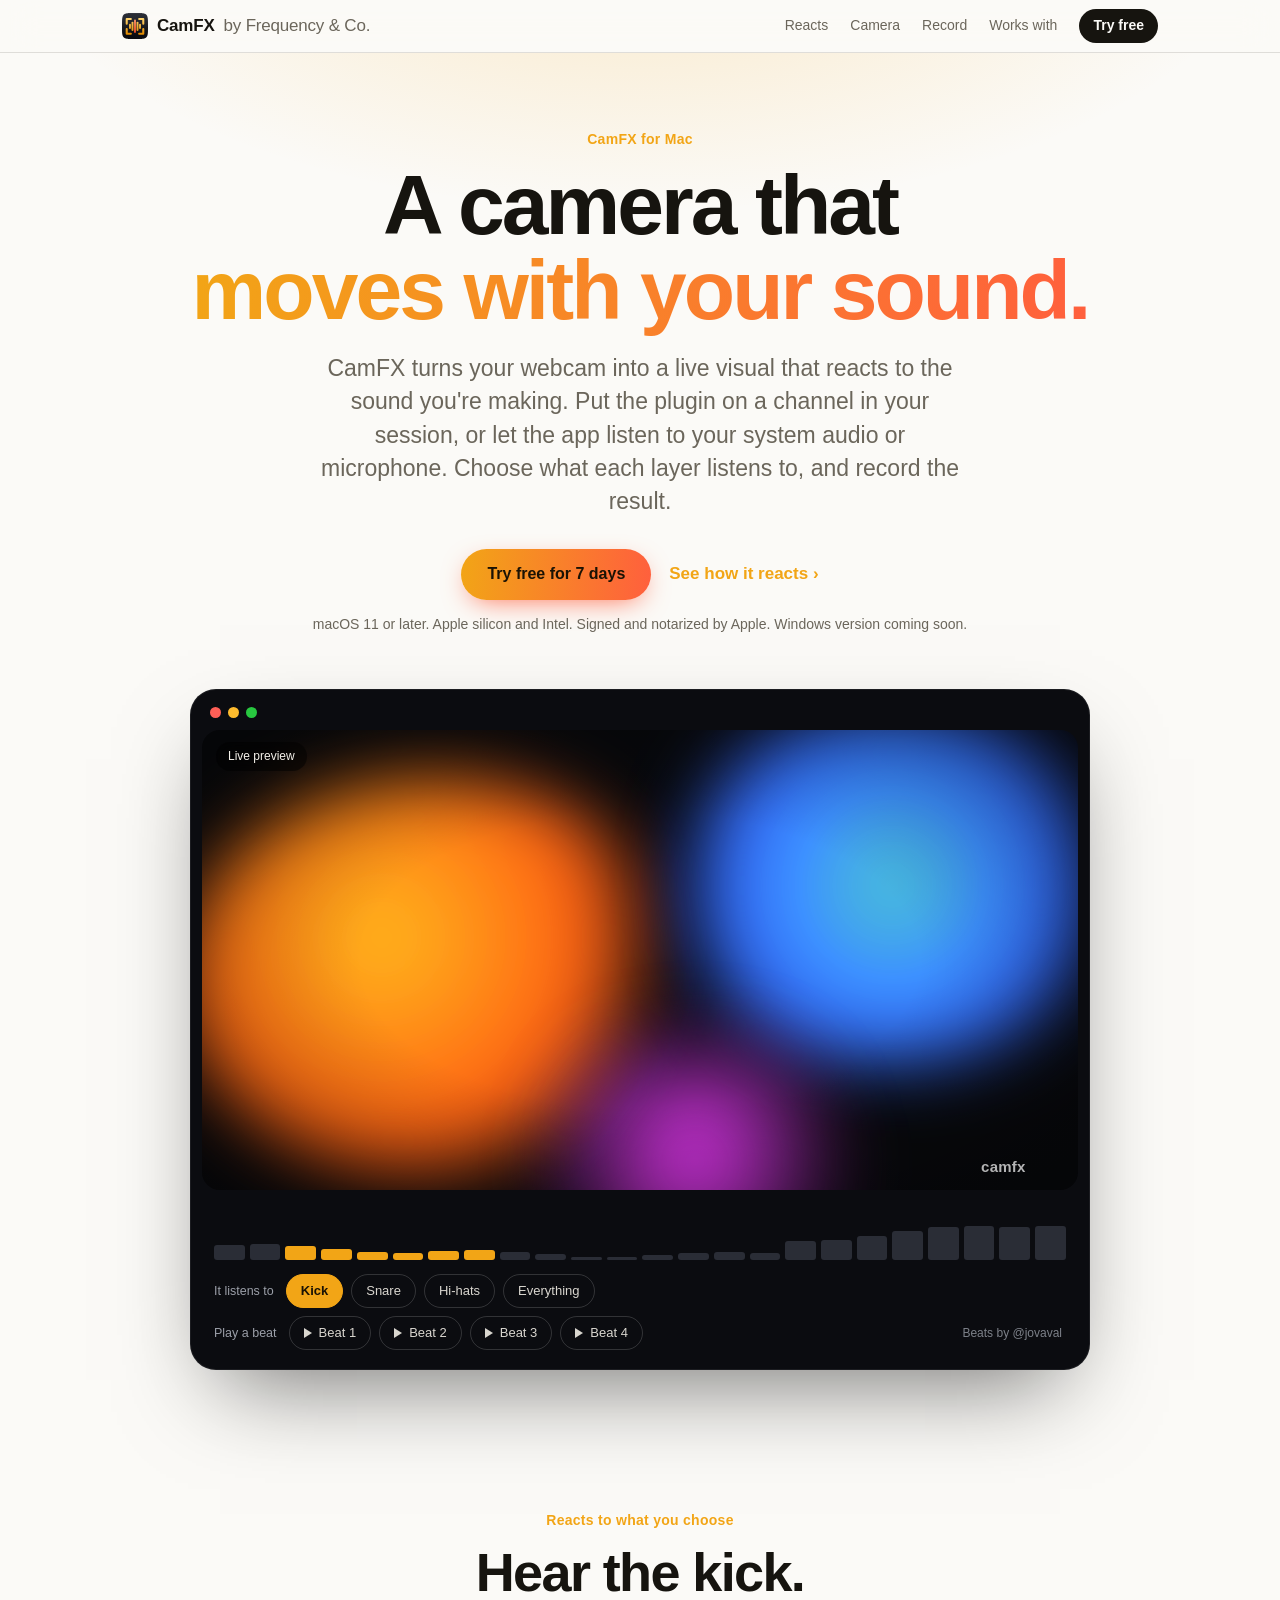
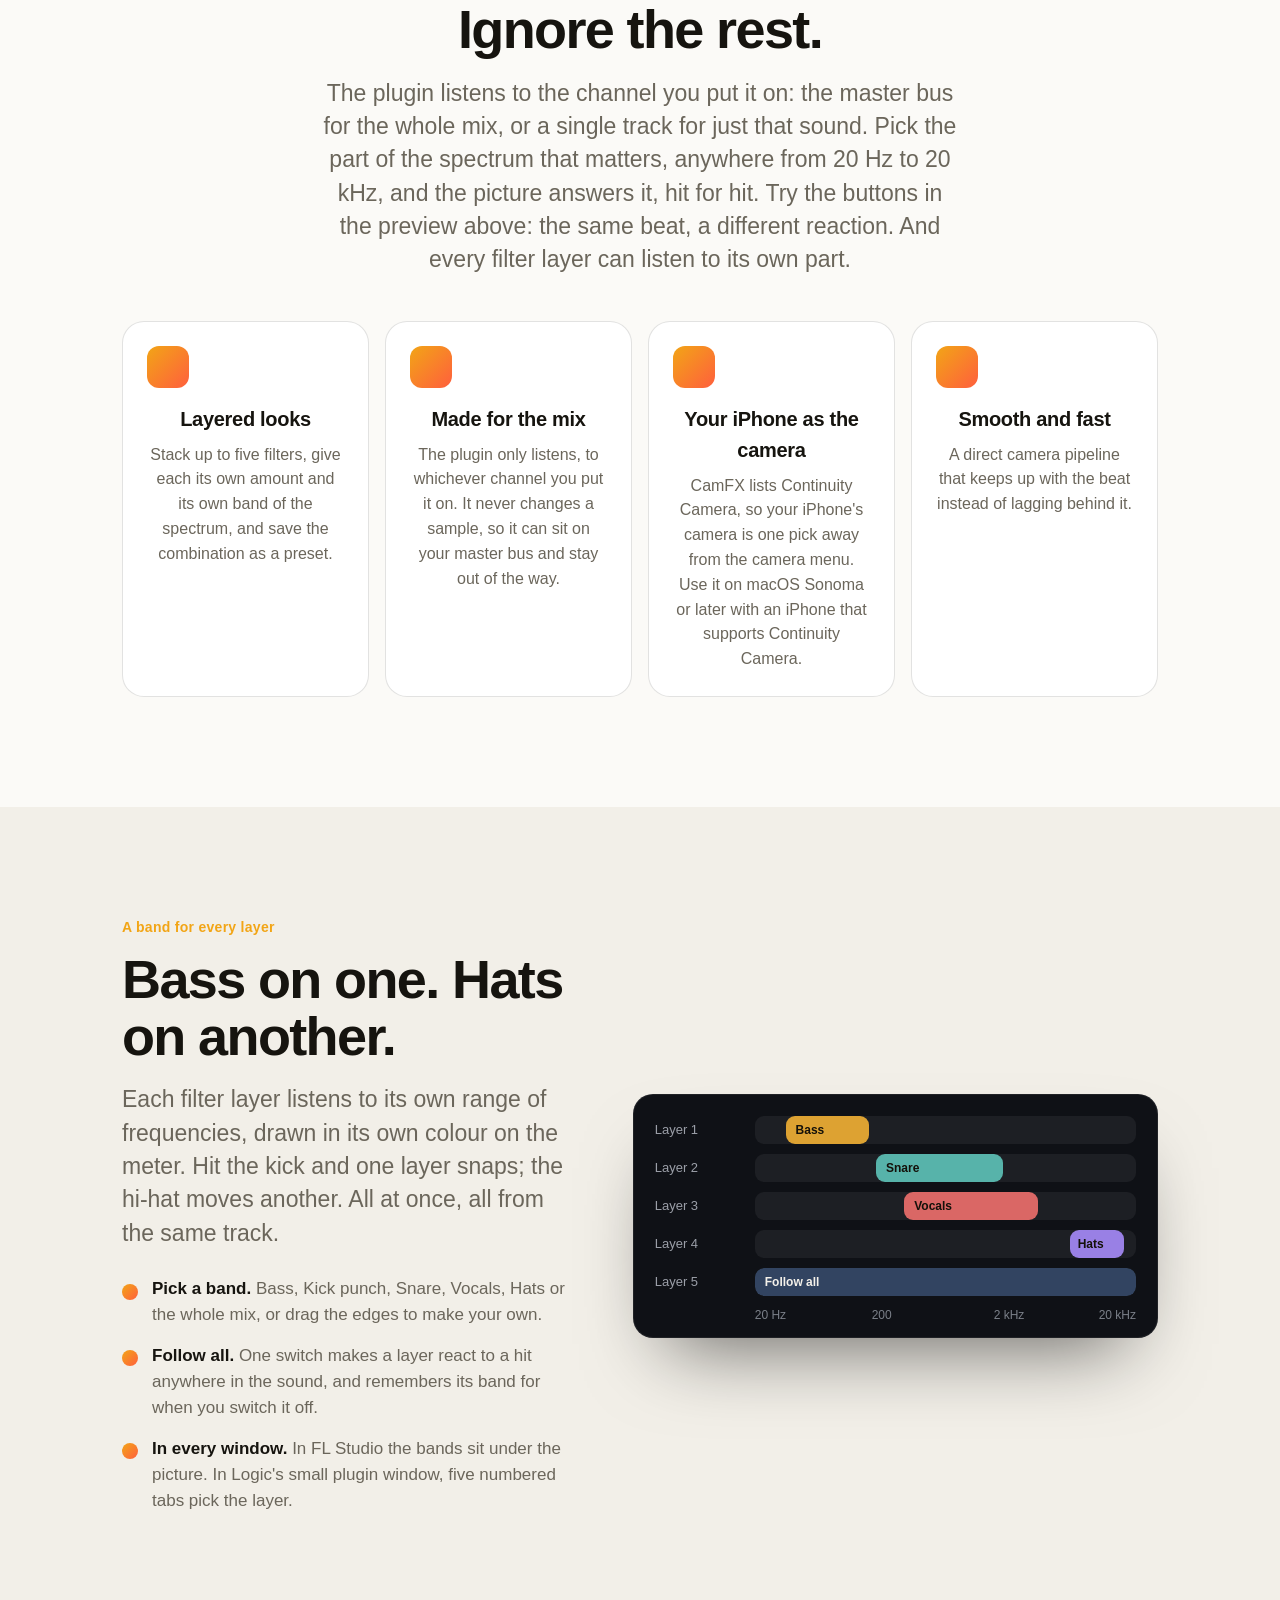
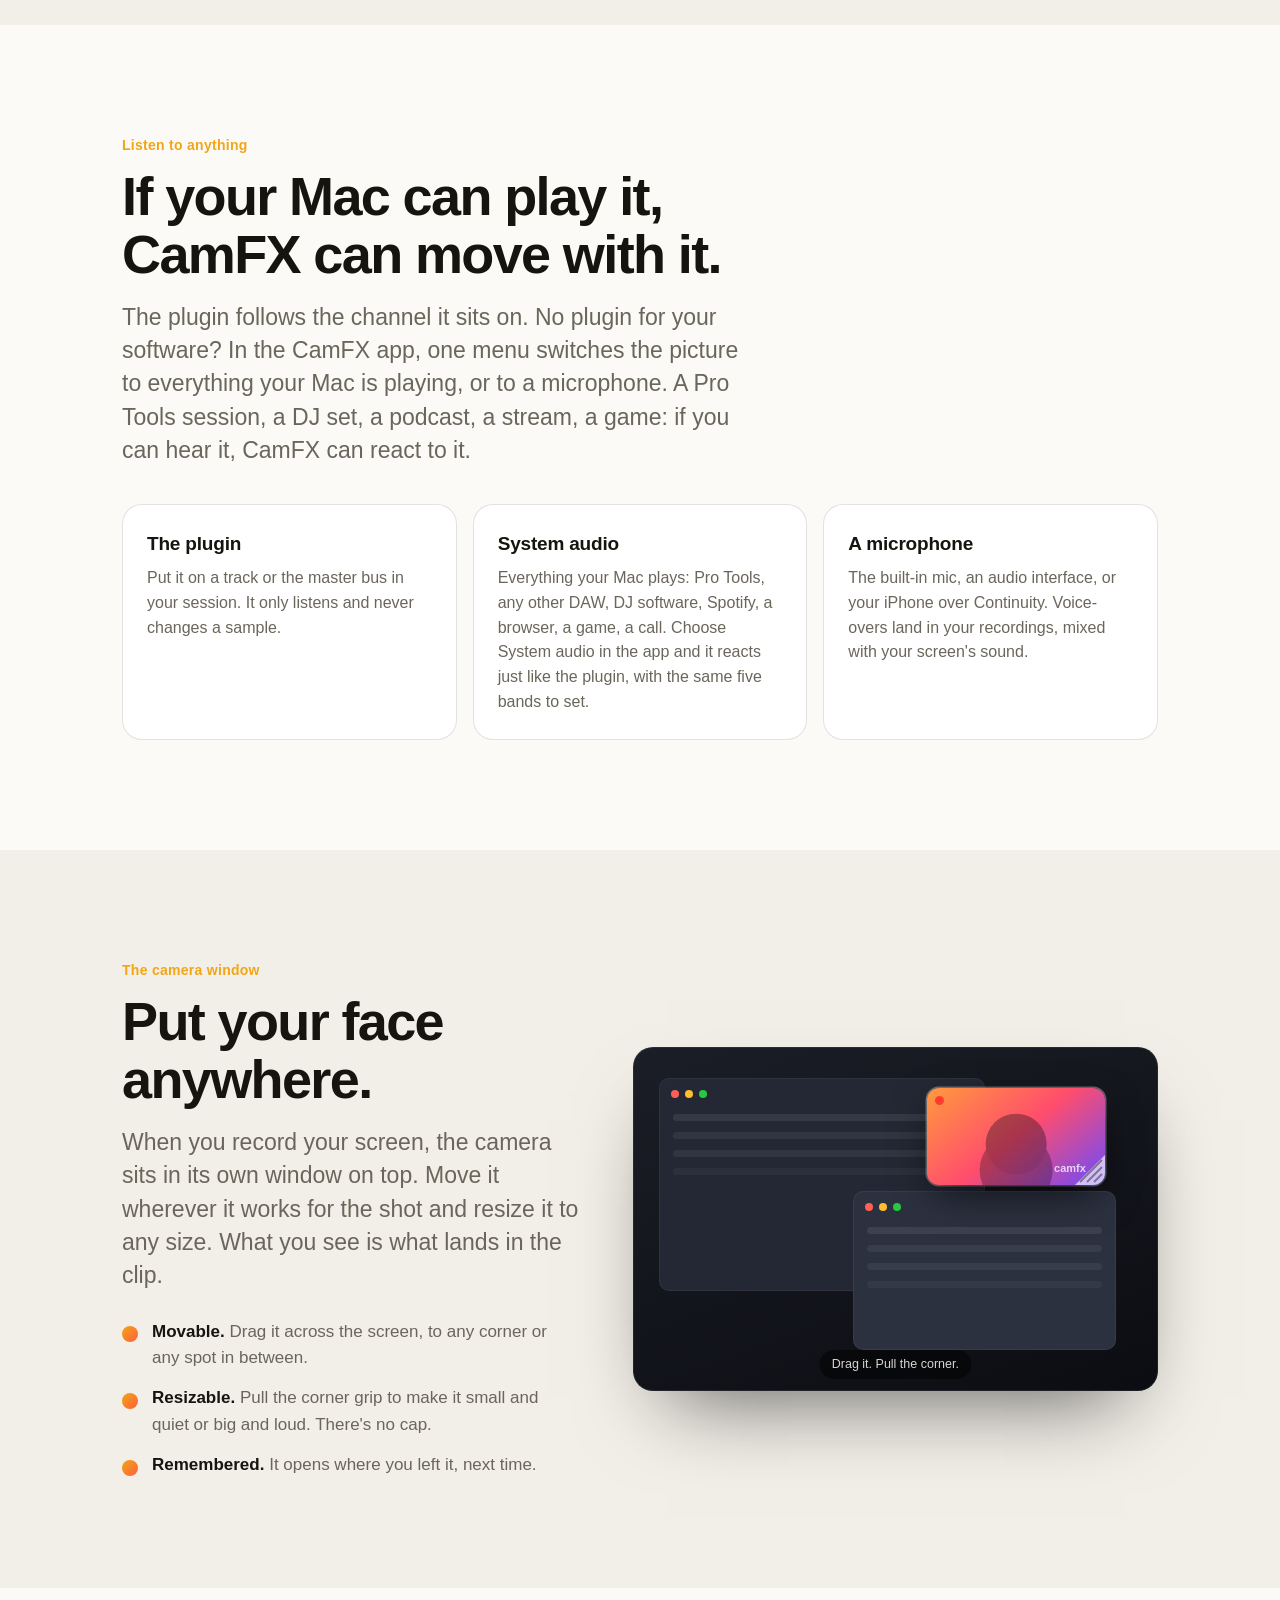
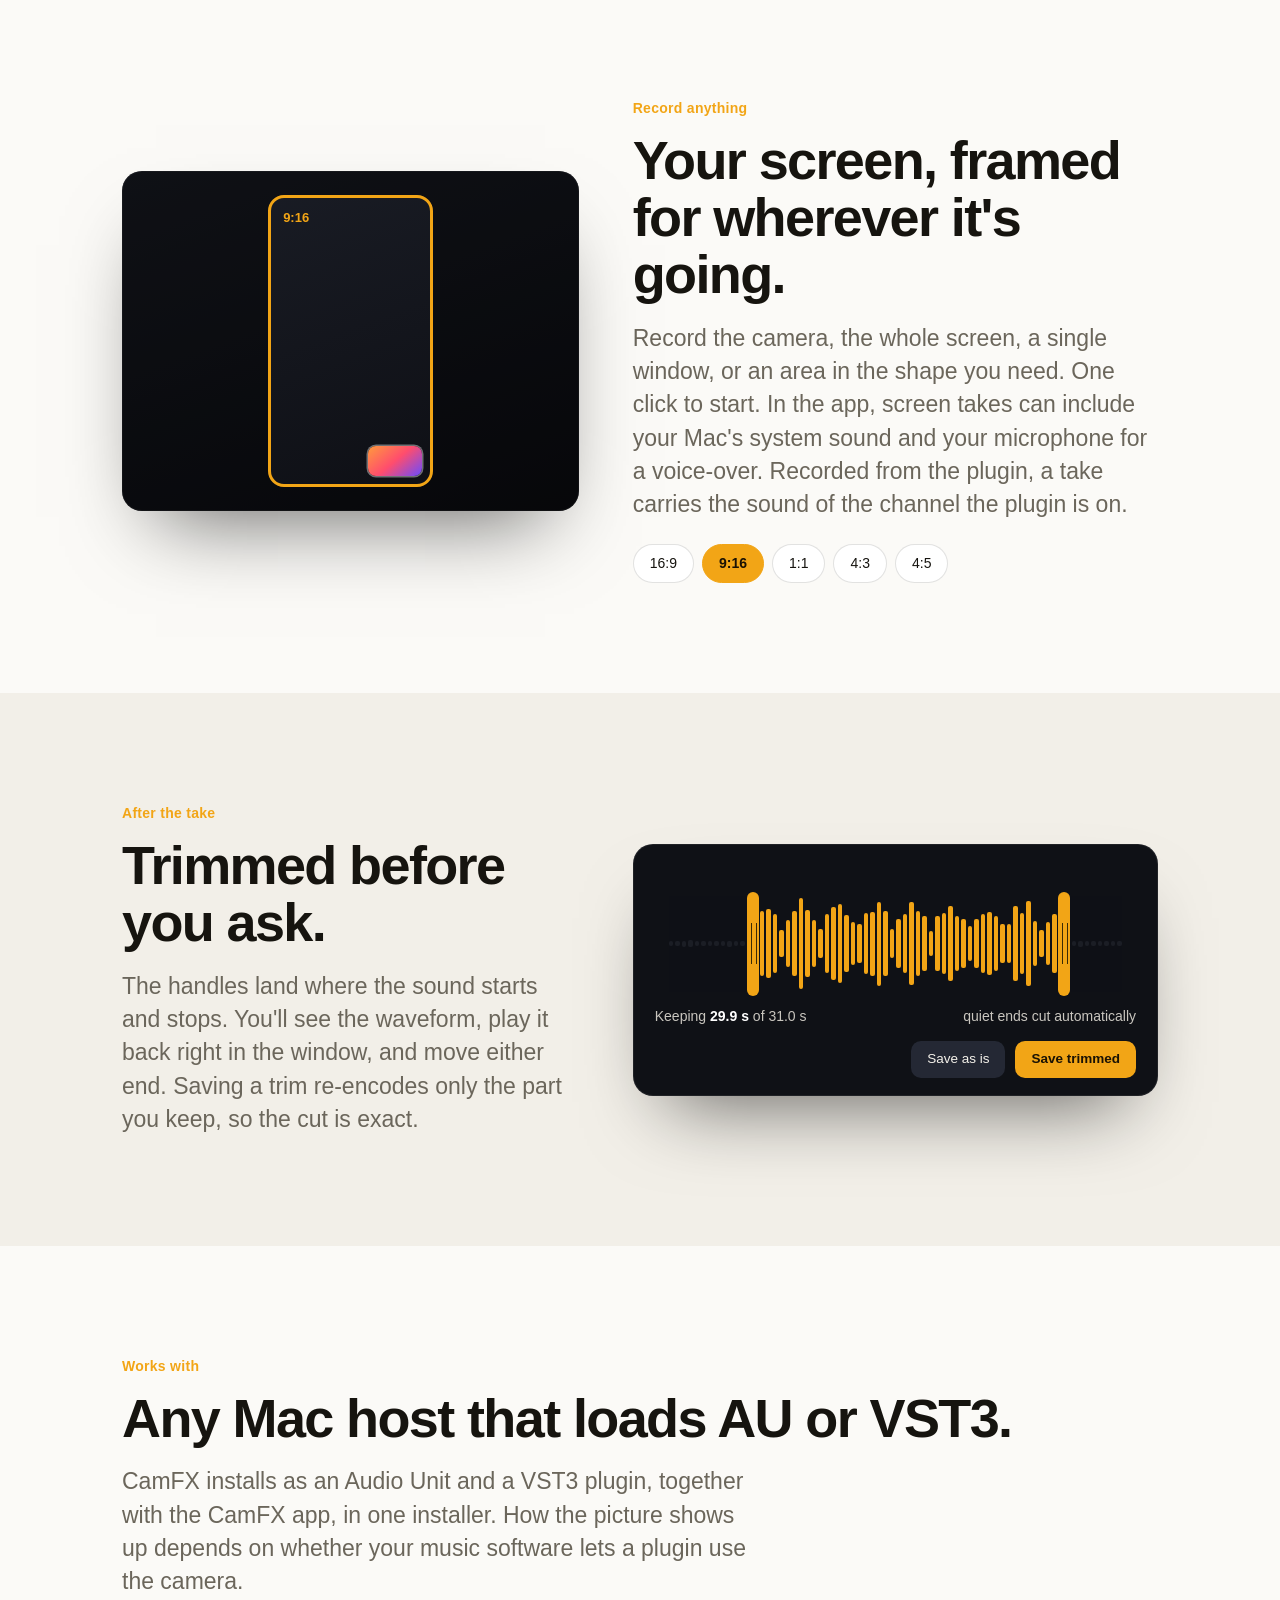
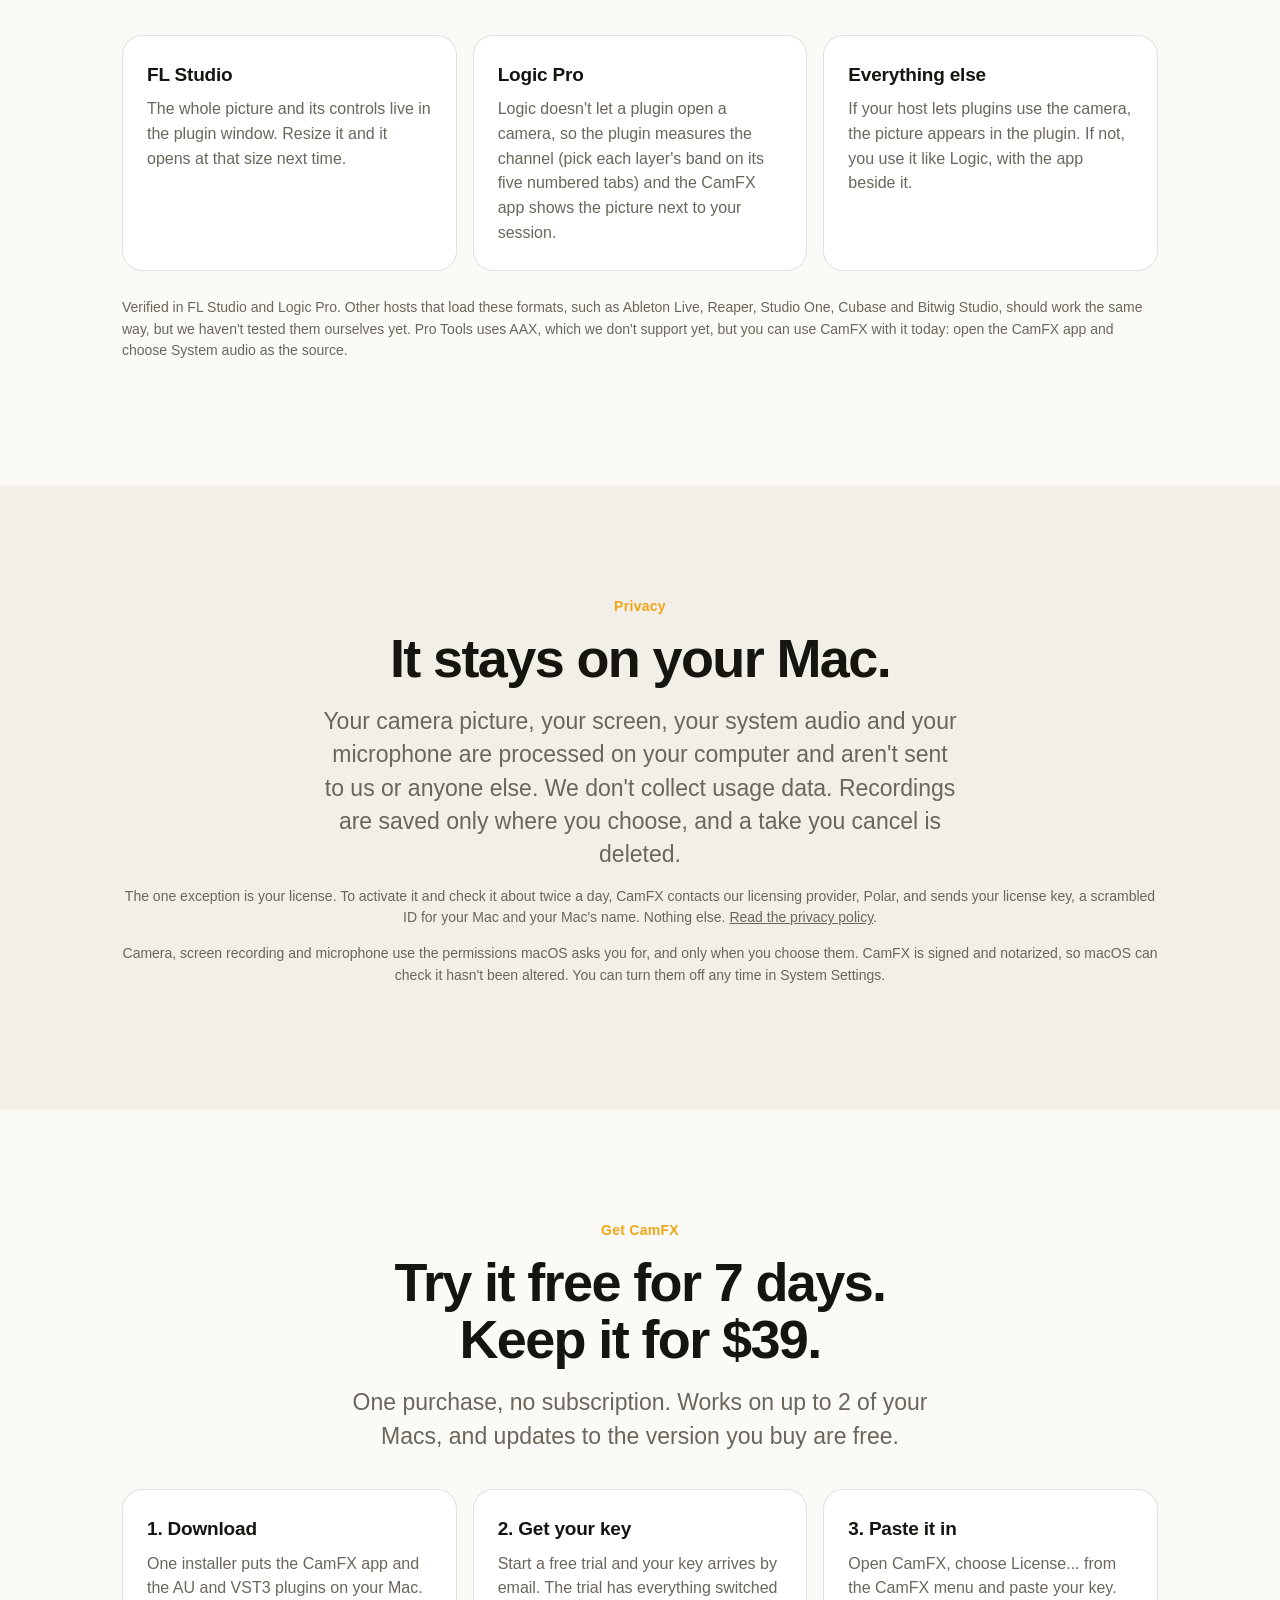
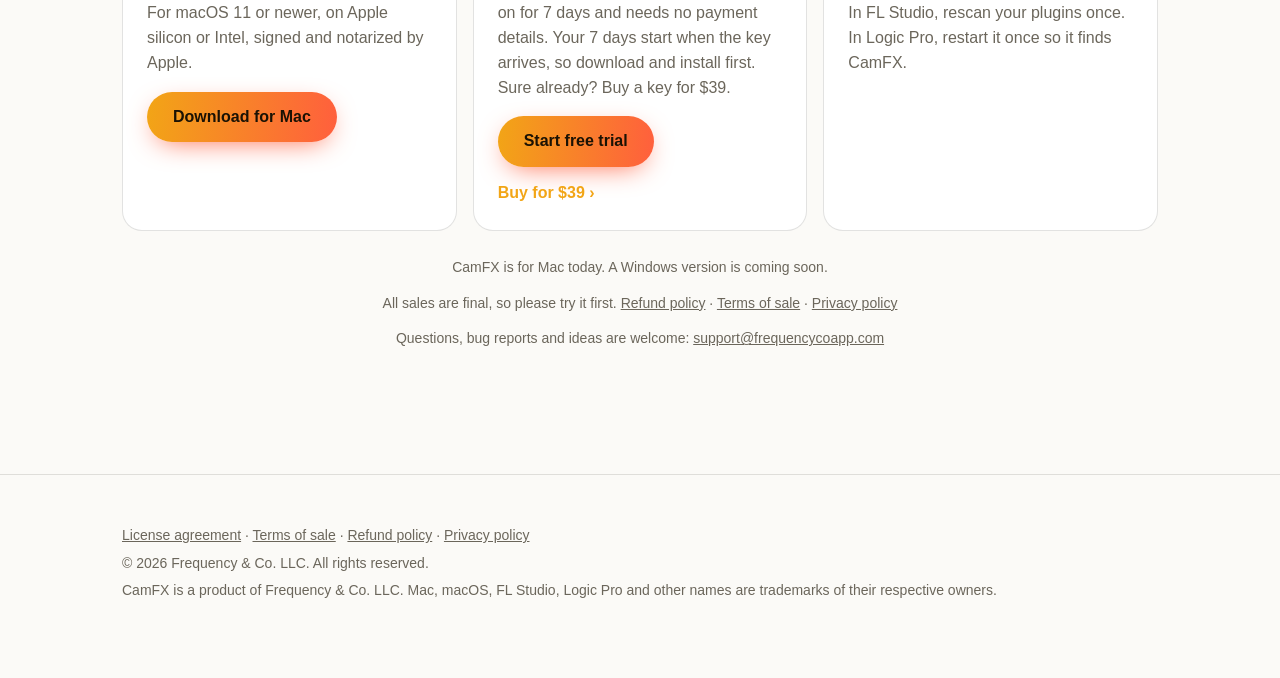
<file: index.html>
<!doctype html>
<html lang="en">
<head>
<meta charset="utf-8">
<meta name="viewport" content="width=device-width, initial-scale=1">
<title>CamFX by Frequency &amp; Co.</title>
<meta name="description" content="CamFX turns your webcam into a live visual that moves with your sound. A Mac app plus AU and VST3 plugins. Every layer listens to its own band, from your DAW, your system audio or a microphone. Verified in FL Studio and Logic Pro.">
<meta name="theme-color" content="#0b0c10">
<link rel="icon" href="favicon.svg" type="image/svg+xml">
<link rel="icon" href="favicon-32.png" sizes="32x32" type="image/png">
<link rel="icon" href="favicon.ico" sizes="any">
<link rel="apple-touch-icon" href="apple-touch-icon.png">
<link rel="canonical" href="https://frequencycoapp.com/">
<meta property="og:type" content="website">
<meta property="og:site_name" content="Frequency &amp; Co.">
<meta property="og:title" content="CamFX by Frequency &amp; Co.">
<meta property="og:description" content="A camera that moves with your sound. A Mac app plus AU and VST3 plugins, verified in FL Studio and Logic Pro.">
<meta property="og:url" content="https://frequencycoapp.com/">
<meta property="og:image" content="https://frequencycoapp.com/og-image.png">
<meta property="og:image:width" content="1200">
<meta property="og:image:height" content="630">
<meta property="og:image:alt" content="The CamFX icon beside the words CamFX by Frequency &amp; Co.: a camera that moves with your sound.">
<meta name="twitter:card" content="summary_large_image">
<meta name="twitter:title" content="CamFX by Frequency &amp; Co.">
<meta name="twitter:description" content="A camera that moves with your sound.">
<meta name="twitter:image" content="https://frequencycoapp.com/og-image.png">
<style>
:root{
  --bg:#fbfaf7;--bg2:#f2efe8;--text:#16140f;--muted:#6b665b;--line:rgba(22,20,15,.12);--card:#ffffff;
  --accent:#f2a516;--accent2:#ff5f3d;--ink-on-accent:#1a1204;
  --stage:#0b0c10;--stage-text:#f4f1ea;
}
@media (prefers-color-scheme:dark){
  :root{--bg:#0b0c10;--bg2:#12141a;--text:#f4f1ea;--muted:#9b9fa8;--line:rgba(244,241,234,.14);--card:#161920}
}
*{box-sizing:border-box}
html{scroll-behavior:smooth;-webkit-text-size-adjust:100%}
body{margin:0;background:var(--bg);color:var(--text);font:17px/1.55 -apple-system,BlinkMacSystemFont,"SF Pro Text","Helvetica Neue",Arial,sans-serif;-webkit-font-smoothing:antialiased;overflow-x:hidden}
a{color:inherit}
.wrap{max-width:1080px;margin:0 auto;padding:0 22px}
:focus-visible{outline:2px solid var(--accent);outline-offset:3px;border-radius:6px}

/* nav */
nav.top{position:sticky;top:0;z-index:20;backdrop-filter:saturate(180%) blur(18px);-webkit-backdrop-filter:saturate(180%) blur(18px);background:color-mix(in srgb,var(--bg) 72%,transparent);border-bottom:1px solid var(--line)}
nav.top .wrap{display:flex;align-items:center;justify-content:space-between;height:52px;gap:14px}
.logo{display:inline-flex;align-items:center;gap:9px;white-space:nowrap;font-weight:650;letter-spacing:-.2px;text-decoration:none;font-size:17px}
.logo span{color:var(--muted);font-weight:450}
.logo img{width:26px;height:26px;display:block;flex:none}
.links{display:flex;align-items:center;gap:22px;font-size:14px}
.links a{text-decoration:none;color:var(--muted);transition:color .2s}
.links a:hover{color:var(--text)}
.pill{white-space:nowrap;display:inline-block;background:var(--text);color:var(--bg)!important;padding:6px 14px;border-radius:999px;font-weight:550}
@media(max-width:640px){.links a:not(.pill){display:none}.logo span{display:none}.ghost{display:block;margin:16px 0 0}}

/* type */
h1{font-size:clamp(40px,8vw,84px);line-height:1.02;letter-spacing:-.035em;margin:0;font-weight:700}
h2{font-size:clamp(30px,5vw,54px);line-height:1.06;letter-spacing:-.03em;margin:0 0 14px;font-weight:700}
.eyebrow{font-size:14px;font-weight:600;color:var(--accent);letter-spacing:.02em;margin:0 0 12px}
.lead{font-size:clamp(18px,2.2vw,23px);line-height:1.45;color:var(--muted);max-width:640px;margin:18px 0 0}
.grad{background:linear-gradient(95deg,var(--accent),var(--accent2));-webkit-background-clip:text;background-clip:text;color:transparent}
.btn{display:inline-block;background:linear-gradient(95deg,var(--accent),var(--accent2));color:var(--ink-on-accent);padding:13px 26px;border-radius:999px;font-weight:650;text-decoration:none;font-size:16px;transition:transform .2s,box-shadow .2s;box-shadow:0 8px 28px -10px var(--accent2)}
.btn:hover{transform:translateY(-1px) scale(1.02)}
.ghost{margin-left:18px;color:var(--accent);text-decoration:none;font-weight:550}
.ghost:hover{text-decoration:underline}
.small{font-size:14px;color:var(--muted)}

/* reveal */
.rv{opacity:0;transform:translateY(26px);transition:opacity .8s cubic-bezier(.2,.7,.2,1),transform .8s cubic-bezier(.2,.7,.2,1)}
.rv.in{opacity:1;transform:none}
.d1{transition-delay:.08s}.d2{transition-delay:.16s}.d3{transition-delay:.24s}

/* hero */
.hero{position:relative;padding:76px 0 30px;text-align:center;background:radial-gradient(900px 420px at 50% -10%,color-mix(in srgb,var(--accent) 22%,transparent),transparent 70%)}
.hero .lead{margin-left:auto;margin-right:auto}
.cta{margin-top:30px}
.stagewrap{margin:54px auto 0;max-width:900px}
.stage{position:relative;background:var(--stage);color:var(--stage-text);border-radius:26px;padding:12px;box-shadow:0 40px 90px -30px rgba(0,0,0,.55),0 0 0 1px rgba(255,255,255,.07) inset;text-align:left}
.dots{display:flex;gap:7px;padding:6px 8px 12px}
.dots i{width:11px;height:11px;border-radius:50%;background:#2a2d36}
.dots i:nth-child(1){background:#ff5f57}.dots i:nth-child(2){background:#febc2e}.dots i:nth-child(3){background:#28c840}
.pic{position:relative;aspect-ratio:16/8.4;border-radius:18px;overflow:hidden;background:#07080b;--p:0}
.pic .art{position:absolute;inset:-12%;filter:hue-rotate(calc(var(--p)*55deg)) saturate(calc(1.1 + var(--p)*.9)) contrast(1.05);transform:scale(calc(1 + var(--p)*.06));transition:filter .05s linear}
.orb{position:absolute;border-radius:50%;filter:blur(34px)}
.o1{width:46%;height:70%;left:8%;top:18%;background:radial-gradient(circle at 40% 40%,#ffb347,#ff5f3d 55%,transparent 72%)}
.o2{width:42%;height:62%;right:6%;top:6%;background:radial-gradient(circle at 50% 50%,#5ec4b9,#2a6df4 60%,transparent 74%)}
.o3{width:34%;height:46%;left:38%;bottom:-8%;background:radial-gradient(circle,#c04bff,transparent 70%)}
.vig{position:absolute;inset:0;background:radial-gradient(ellipse at center,transparent 45%,rgba(0,0,0,.75) 100%);opacity:calc(.35 + var(--p)*.5)}
.tag{position:absolute;left:14px;top:12px;background:rgba(0,0,0,.45);backdrop-filter:blur(8px);-webkit-backdrop-filter:blur(8px);padding:5px 12px;border-radius:999px;font-size:12px;color:#f4f1ea}
.mark{position:absolute;right:6%;bottom:12px;font-weight:700;font-size:15px;color:rgba(255,255,255,.7);letter-spacing:.2px}
.bar{display:flex;align-items:flex-end;gap:5px;height:74px;padding:14px 12px 4px}
.bar i{flex:1;background:#2a2d36;border-radius:3px;height:12%;transition:background .2s}
.bar i.lit{background:var(--accent)}
.chips{display:flex;gap:8px;padding:10px 12px 8px;flex-wrap:wrap;align-items:center}
.chips span{font-size:12.5px;color:#9b9fa8;margin-right:4px}
.chips button{font:inherit;font-size:13px;border:1px solid rgba(255,255,255,.16);background:transparent;color:#d9d6cf;padding:6px 14px;border-radius:999px;cursor:pointer;transition:all .2s}
.chips button:hover{border-color:var(--accent)}
.beats{padding-top:0}.beats button{display:inline-flex;align-items:center;gap:7px}.beats .credit{margin-left:auto;font-size:12px;color:#7d8189}.pl{display:inline-block;width:0;height:0;border-left:8px solid currentColor;border-top:5px solid transparent;border-bottom:5px solid transparent}.beats button[aria-pressed=true] .pl{width:9px;height:10px;border:0;border-left:3px solid currentColor;border-right:3px solid currentColor}
.chips button[aria-pressed=true]{background:var(--accent);color:var(--ink-on-accent);border-color:var(--accent);font-weight:600}

/* sections */
section{padding:110px 0}
section.alt{background:var(--bg2)}
.split{display:grid;grid-template-columns:1fr 1.15fr;gap:54px;align-items:center}
@media(max-width:860px){.split{grid-template-columns:1fr;gap:34px}section{padding:76px 0}}
.points{list-style:none;margin:26px 0 0;padding:0;display:grid;gap:14px}
.points li{padding-left:30px;position:relative;color:var(--muted)}
.points li b{color:var(--text);font-weight:600}
.points li::before{content:"";position:absolute;left:0;top:.45em;width:16px;height:16px;border-radius:50%;background:linear-gradient(135deg,var(--accent),var(--accent2))}

/* camera demo */
.desk{position:relative;aspect-ratio:16/10.5;border-radius:20px;overflow:hidden;background:linear-gradient(160deg,#1b1e27,#0c0d12);box-shadow:0 40px 80px -34px rgba(0,0,0,.6),0 0 0 1px rgba(255,255,255,.07) inset;user-select:none;-webkit-user-select:none;touch-action:none}
.win{position:absolute;border-radius:10px;background:#242834;box-shadow:0 0 0 1px rgba(255,255,255,.05) inset}
.win.a{left:5%;top:9%;width:62%;height:62%}
.win.b{left:42%;top:42%;width:50%;height:46%;background:#2c3140}
.win i{position:absolute;left:12px;top:12px;width:8px;height:8px;border-radius:50%;background:#ff5f57;box-shadow:14px 0 #febc2e,28px 0 #28c840}
.win em{position:absolute;left:14px;right:14px;top:36px;height:7px;border-radius:4px;background:rgba(255,255,255,.08);box-shadow:0 18px rgba(255,255,255,.06),0 36px rgba(255,255,255,.06),0 54px rgba(255,255,255,.04)}
.cam{position:absolute;border-radius:12px;overflow:hidden;cursor:grab;box-shadow:0 14px 40px -8px rgba(0,0,0,.7),0 0 0 1.5px rgba(255,255,255,.35);background:linear-gradient(140deg,#ff9a3d,#ff4d6d 50%,#6a4bff)}
.cam:active{cursor:grabbing}
.cam .rec{position:absolute;left:8px;top:8px;width:9px;height:9px;border-radius:50%;background:#ff3b30;animation:blink 1.6s infinite}
.cam .cm{position:absolute;right:11%;bottom:7px;font-weight:700;font-size:11px;color:rgba(255,255,255,.75)}
.cam .face{position:absolute;left:50%;top:58%;width:34%;aspect-ratio:1;border-radius:50%;background:rgba(10,8,20,.35);transform:translate(-50%,-50%);box-shadow:0 26px 0 6px rgba(10,8,20,.3)}
.grip{position:absolute;right:0;bottom:0;width:30px;height:30px;cursor:nwse-resize;touch-action:none}
.grip svg{position:absolute;right:0;bottom:0;width:100%;height:100%}
@keyframes blink{50%{opacity:.25}}
.hint{position:absolute;left:50%;bottom:12px;transform:translateX(-50%);font-size:12.5px;color:#d9d6cf;background:rgba(0,0,0,.5);padding:5px 12px;border-radius:999px;pointer-events:none;white-space:nowrap;transition:opacity .4s}

/* aspect demo */
.screenbox{position:relative;height:340px;border-radius:20px;background:linear-gradient(160deg,#1b1e27,#0c0d12);box-shadow:0 40px 80px -34px rgba(0,0,0,.6),0 0 0 1px rgba(255,255,255,.07) inset;display:flex;align-items:center;justify-content:center;overflow:hidden}
.frame{position:absolute;border:3px solid var(--accent);border-radius:16px;box-shadow:0 0 0 999px rgba(0,0,0,.45);transition:width .5s cubic-bezier(.3,.8,.2,1),height .5s cubic-bezier(.3,.8,.2,1);display:flex;align-items:flex-end;justify-content:center;overflow:hidden}
.frame b{position:absolute;top:10px;left:12px;font-size:13px;color:var(--accent)}
.frame .mini{position:absolute;right:8px;bottom:8px;width:34%;aspect-ratio:16/9;border-radius:8px;background:linear-gradient(140deg,#ff9a3d,#ff4d6d 50%,#6a4bff);box-shadow:0 0 0 1.5px rgba(255,255,255,.4)}
.shapes{display:flex;gap:8px;flex-wrap:wrap;margin-top:22px}
.shapes button{font:inherit;font-size:14px;border:1px solid var(--line);background:var(--card);color:var(--text);padding:8px 16px;border-radius:999px;cursor:pointer;transition:all .2s}
.shapes button:hover{border-color:var(--accent)}
.shapes button[aria-pressed=true]{background:var(--accent);border-color:var(--accent);color:var(--ink-on-accent);font-weight:650}

/* trimmer demo */
.trim{background:#0f1116;border-radius:20px;padding:22px 22px 18px;color:#f4f1ea;box-shadow:0 40px 80px -34px rgba(0,0,0,.6),0 0 0 1px rgba(255,255,255,.07) inset}
.tl{position:relative;height:96px;margin:30px 14px 14px}
.wf{position:absolute;inset:0;display:flex;align-items:center;gap:2px}
.wf i{flex:1;border-radius:2px;background:#3a3f4b;height:6%}
.cut{position:absolute;top:0;bottom:0;background:rgba(15,17,22,.7);transition:width 1.4s cubic-bezier(.3,.8,.2,1)}
.cut.l{left:0;width:0}.cut.r{right:0;width:0}
.edge{position:absolute;top:-4px;bottom:-4px;width:12px;background:var(--accent);border-radius:6px;transition:left 1.4s cubic-bezier(.3,.8,.2,1)}
.edge::after{content:"";position:absolute;left:4px;top:30%;bottom:30%;width:4px;border-left:1.5px solid #3a2a05;border-right:1.5px solid #3a2a05}
.keep{display:flex;justify-content:space-between;align-items:center;font-size:14px;color:#c9c6bf;flex-wrap:wrap;gap:8px}
.keep b{color:#fff}
.sv{display:flex;gap:10px;margin-top:14px;justify-content:flex-end}
.sv span{font-size:13.5px;padding:8px 16px;border-radius:10px;background:#242834}
.sv span.p{background:var(--accent);color:var(--ink-on-accent);font-weight:650}

/* hosts */
.hosts{display:flex;flex-wrap:wrap;gap:10px;margin:30px 0 0}
.hosts span{background:var(--card);border:1px solid var(--line);padding:9px 18px;border-radius:999px;font-size:15.5px;font-weight:550;transition:transform .2s,border-color .2s}
.hosts span:hover{transform:translateY(-2px);border-color:var(--accent)}
.fmt{display:grid;grid-template-columns:repeat(auto-fit,minmax(240px,1fr));gap:16px;margin-top:36px}
.card{background:var(--card);border:1px solid var(--line);border-radius:20px;padding:24px}
.card h3{margin:0 0 8px;font-size:19px;letter-spacing:-.01em}
.card p{margin:0;color:var(--muted);font-size:16px}

/* feature tiles */
.tiles{display:grid;grid-template-columns:repeat(4,minmax(0,1fr));gap:16px;margin-top:44px}
@media(max-width:980px){.tiles{grid-template-columns:repeat(2,minmax(0,1fr))}}
@media(max-width:560px){.tiles{grid-template-columns:1fr}}
.tile{background:var(--card);border:1px solid var(--line);border-radius:22px;padding:24px;transition:transform .35s cubic-bezier(.2,.7,.2,1),border-color .3s}
.tile:hover{transform:translateY(-4px);border-color:color-mix(in srgb,var(--accent) 60%,var(--line))}
.tile h3{margin:0 0 8px;font-size:20px;letter-spacing:-.015em}
.tile p{margin:0;color:var(--muted);font-size:16px}
.tile .ic{width:42px;height:42px;border-radius:12px;background:linear-gradient(135deg,var(--accent),var(--accent2));margin-bottom:16px}

footer{padding:50px 0 70px;border-top:1px solid var(--line);color:var(--muted);font-size:14px}
footer p{margin:0 0 6px}
.center{text-align:center}
.center .lead{margin-left:auto;margin-right:auto}

@media(prefers-reduced-motion:reduce){
  html{scroll-behavior:auto}
  .rv{opacity:1;transform:none;transition:none}
  .cam .rec{animation:none}
}

/* bands per layer */
.lanes{background:#0f1116;border-radius:20px;padding:22px 22px 16px;color:#f4f1ea;box-shadow:0 40px 80px -34px rgba(0,0,0,.6),0 0 0 1px rgba(255,255,255,.07) inset}
.lane{display:flex;align-items:center;gap:12px;margin:0 0 10px}
.lane em{font-style:normal;font-size:13px;color:#9b9fa8;width:88px;flex:none}
.track{position:relative;flex:1;height:28px;border-radius:9px;background:rgba(255,255,255,.06);overflow:hidden}
.track i{position:absolute;top:0;bottom:0;border-radius:9px;background:var(--c);opacity:.9;animation:bandpulse 2.4s ease-in-out infinite;animation-delay:var(--d,0s)}
.track i.all{left:0;width:100%;opacity:.28;animation:none}
.track b{position:absolute;left:10px;top:50%;transform:translateY(-50%);font-size:12px;font-weight:600;color:#14110a;mix-blend-mode:normal;white-space:nowrap}
.track.on-all b{color:#f4f1ea}
.axis{position:relative;height:16px;margin:6px 0 0 100px;font-size:12px;color:#7b8089}
.axis span{position:absolute;top:0;transform:translateX(-50%);white-space:nowrap}
@keyframes bandpulse{0%,100%{opacity:.55}12%{opacity:1}}
@media(max-width:520px){.axis span:nth-child(3){display:none}.lane em{width:64px}.axis{margin-left:76px}}
@media(prefers-reduced-motion:reduce){.track i{animation:none}}
</style>
</head>
<body>

<nav class="top"><div class="wrap">
  <a class="logo" href="#top"><img src="favicon.svg" alt="" width="26" height="26"><b style="font-weight:inherit">CamFX</b> <span>by Frequency &amp; Co.</span></a>
  <div class="links"><a href="#hears">Reacts</a><a href="#camera">Camera</a><a href="#record">Record</a><a href="#hosts">Works with</a><a class="pill" href="#get">Try free</a></div>
</div></nav>

<header class="hero" id="top"><div class="wrap">
  <p class="eyebrow rv">CamFX for Mac</p>
  <h1 class="rv d1">A camera that<br><span class="grad">moves with your sound.</span></h1>
  <p class="lead rv d2">CamFX turns your webcam into a live visual that reacts to the sound you're making. Put the plugin on a channel in your session, or let the app listen to your system audio or microphone. Choose what each layer listens to, and record the result.</p>
  <div class="cta rv d3"><a class="btn" href="#get">Try free for 7 days</a><a class="ghost" href="#hears">See how it reacts &rsaquo;</a></div>
  <p class="small rv d3" style="margin-top:14px">macOS 11 or later. Apple silicon and Intel. Signed and notarized by Apple. Windows version coming soon.</p>

  <div class="stagewrap rv">
    <div class="stage" id="stage">
      <div class="dots"><i></i><i></i><i></i></div>
      <div class="pic" id="pic">
        <div class="art"><div class="orb o1"></div><div class="orb o2"></div><div class="orb o3"></div></div>
        <div class="vig"></div>
        <div class="tag">Live preview</div>
        <div class="mark">camfx</div>
      </div>
      <div class="bar" id="bars" aria-hidden="true"></div>
      <div class="chips" id="chips" role="group" aria-label="Choose what the picture listens to">
        <span>It listens to</span>
        <button type="button" data-k="kick" aria-pressed="true">Kick</button>
        <button type="button" data-k="snare" aria-pressed="false">Snare</button>
        <button type="button" data-k="hats" aria-pressed="false">Hi-hats</button>
        <button type="button" data-k="all" aria-pressed="false">Everything</button>
      </div>
      <div class="chips beats" id="beats" role="group" aria-label="Play a beat">
        <span>Play a beat</span>
        <button type="button" data-src="audio/beat1.m4a" data-n="Beat 1" aria-pressed="false"><i class="pl"></i>Beat 1</button>
        <button type="button" data-src="audio/beat2.m4a" data-n="Beat 2" aria-pressed="false"><i class="pl"></i>Beat 2</button>
        <button type="button" data-src="audio/beat3.m4a" data-n="Beat 3" aria-pressed="false"><i class="pl"></i>Beat 3</button>
        <button type="button" data-src="audio/beat4.m4a" data-n="Beat 4" aria-pressed="false"><i class="pl"></i>Beat 4</button>
        <span class="credit" id="credit">Beats by @jovaval</span>
      </div>
    </div>
  </div>
</div></header>

<section id="hears"><div class="wrap center">
  <p class="eyebrow rv">Reacts to what you choose</p>
  <h2 class="rv d1">Hear the kick.<br>Ignore the rest.</h2>
  <p class="lead rv d2">The plugin listens to the channel you put it on: the master bus for the whole mix, or a single track for just that sound. Pick the part of the spectrum that matters, anywhere from 20 Hz to 20 kHz, and the picture answers it, hit for hit. Try the buttons in the preview above: the same beat, a different reaction. And every filter layer can listen to its own part.</p>
  <div class="tiles">
    <div class="tile rv"><div class="ic"></div><h3>Layered looks</h3><p>Stack up to five filters, give each its own amount and its own band of the spectrum, and save the combination as a preset.</p></div>
    <div class="tile rv d1"><div class="ic"></div><h3>Made for the mix</h3><p>The plugin only listens, to whichever channel you put it on. It never changes a sample, so it can sit on your master bus and stay out of the way.</p></div>
    <div class="tile rv d2"><div class="ic"></div><h3>Your iPhone as the camera</h3><p>CamFX lists Continuity Camera, so your iPhone's camera is one pick away from the camera menu. Use it on macOS Sonoma or later with an iPhone that supports Continuity Camera.</p></div>
    <div class="tile rv d3"><div class="ic"></div><h3>Smooth and fast</h3><p>A direct camera pipeline that keeps up with the beat instead of lagging behind it.</p></div>
  </div>
</div></section>

<section class="alt" id="layers"><div class="wrap split">
  <div>
    <p class="eyebrow rv">A band for every layer</p>
    <h2 class="rv d1">Bass on one. Hats on another.</h2>
    <p class="lead rv d2">Each filter layer listens to its own range of frequencies, drawn in its own colour on the meter. Hit the kick and one layer snaps; the hi-hat moves another. All at once, all from the same track.</p>
    <ul class="points rv d3">
      <li><b>Pick a band.</b> Bass, Kick punch, Snare, Vocals, Hats or the whole mix, or drag the edges to make your own.</li>
      <li><b>Follow all.</b> One switch makes a layer react to a hit anywhere in the sound, and remembers its band for when you switch it off.</li>
      <li><b>In every window.</b> In FL Studio the bands sit under the picture. In Logic's small plugin window, five numbered tabs pick the layer.</li>
    </ul>
  </div>
  <div class="rv d1">
    <div class="lanes" role="img" aria-label="Five layers, each listening to a different range of frequencies">
      <div class="lane"><em>Layer 1</em><div class="track"><i style="--c:#f2b134;left:8.1%;width:22%;--d:0s"></i><b style="left:calc(8.1% + 10px)">Bass</b></div></div>
      <div class="lane"><em>Layer 2</em><div class="track"><i style="--c:#5ec4b9;left:31.8%;width:33.3%;--d:.5s"></i><b style="left:calc(31.8% + 10px)">Snare</b></div></div>
      <div class="lane"><em>Layer 3</em><div class="track"><i style="--c:#ef6f6c;left:39.2%;width:35.1%;--d:1s"></i><b style="left:calc(39.2% + 10px)">Vocals</b></div></div>
      <div class="lane"><em>Layer 4</em><div class="track"><i style="--c:#a78bfa;left:82.6%;width:14.2%;--d:1.5s"></i><b style="left:calc(82.6% + 8px)">Hats</b></div></div>
      <div class="lane"><em>Layer 5</em><div class="track on-all"><i class="all" style="--c:#6aa7ff"></i><b>Follow all</b></div></div>
      <div class="axis"><span style="left:0;transform:none">20 Hz</span><span style="left:33.3%">200</span><span style="left:66.7%">2 kHz</span><span style="left:100%;transform:translateX(-100%)">20 kHz</span></div>
    </div>
  </div>
</div></section>

<section id="sources"><div class="wrap">
  <p class="eyebrow rv">Listen to anything</p>
  <h2 class="rv d1">If your Mac can play it,<br>CamFX can move with it.</h2>
  <p class="lead rv d2">The plugin follows the channel it sits on. No plugin for your software? In the CamFX app, one menu switches the picture to everything your Mac is playing, or to a microphone. A Pro Tools session, a DJ set, a podcast, a stream, a game: if you can hear it, CamFX can react to it.</p>
  <div class="fmt">
    <div class="card rv"><h3>The plugin</h3><p>Put it on a track or the master bus in your session. It only listens and never changes a sample.</p></div>
    <div class="card rv d1"><h3>System audio</h3><p>Everything your Mac plays: Pro Tools, any other DAW, DJ software, Spotify, a browser, a game, a call. Choose System audio in the app and it reacts just like the plugin, with the same five bands to set.</p></div>
    <div class="card rv d2"><h3>A microphone</h3><p>The built-in mic, an audio interface, or your iPhone over Continuity. Voice-overs land in your recordings, mixed with your screen's sound.</p></div>
  </div>
</div></section>

<section class="alt" id="camera"><div class="wrap split">
  <div>
    <p class="eyebrow rv">The camera window</p>
    <h2 class="rv d1">Put your face<br>anywhere.</h2>
    <p class="lead rv d2">When you record your screen, the camera sits in its own window on top. Move it wherever it works for the shot and resize it to any size. What you see is what lands in the clip.</p>
    <ul class="points rv d3">
      <li><b>Movable.</b> Drag it across the screen, to any corner or any spot in between.</li>
      <li><b>Resizable.</b> Pull the corner grip to make it small and quiet or big and loud. There's no cap.</li>
      <li><b>Remembered.</b> It opens where you left it, next time.</li>
    </ul>
  </div>
  <div class="rv d1">
    <div class="desk" id="desk">
      <div class="win a"><i></i><em></em></div>
      <div class="win b"><i></i><em></em></div>
      <div class="cam" id="cam" style="left:56%;top:12%;width:34%;height:28%">
        <div class="face"></div><div class="rec"></div><div class="cm">camfx</div>
        <div class="grip" id="grip"><svg viewBox="0 0 30 30" aria-hidden="true"><path d="M30 0V30H0Z" fill="rgba(255,255,255,.65)"/><path d="M27 12 12 27M27 19 19 27M27 5 5 27" stroke="rgba(0,0,0,.4)" stroke-width="2"/></svg></div>
      </div>
      <div class="hint" id="hint">Drag it. Pull the corner.</div>
    </div>
  </div>
</div></section>

<section id="record"><div class="wrap split">
  <div class="rv d1">
    <div class="screenbox" id="sbox">
      <div class="frame" id="frame"><b id="flab">9:16</b><div class="mini"></div></div>
    </div>
  </div>
  <div>
    <p class="eyebrow rv">Record anything</p>
    <h2 class="rv d1">Your screen, framed for wherever it's going.</h2>
    <p class="lead rv d2">Record the camera, the whole screen, a single window, or an area in the shape you need. One click to start. In the app, screen takes can include your Mac's system sound and your microphone for a voice-over. Recorded from the plugin, a take carries the sound of the channel the plugin is on.</p>
    <div class="shapes rv d3" id="shapes" role="group" aria-label="Recording shape"></div>
  </div>
</div></section>

<section class="alt"><div class="wrap split">
  <div>
    <p class="eyebrow rv">After the take</p>
    <h2 class="rv d1">Trimmed before you ask.</h2>
    <p class="lead rv d2">The handles land where the sound starts and stops. You'll see the waveform, play it back right in the window, and move either end. Saving a trim re-encodes only the part you keep, so the cut is exact.</p>
  </div>
  <div class="rv d1">
    <div class="trim" id="trim">
      <div class="tl" id="tl"><div class="wf" id="wf"></div><div class="cut l" id="cl"></div><div class="cut r" id="cr"></div><div class="edge" id="el" style="left:-12px"></div><div class="edge" id="er" style="left:100%"></div></div>
      <div class="keep"><span id="kt">Keeping all <b>31.0 s</b></span><span>quiet ends cut automatically</span></div>
      <div class="sv"><span>Save as is</span><span class="p">Save trimmed</span></div>
    </div>
  </div>
</div></section>

<section id="hosts"><div class="wrap">
  <p class="eyebrow rv">Works with</p>
  <h2 class="rv d1">Any Mac host that loads AU or VST3.</h2>
  <p class="lead rv d2">CamFX installs as an Audio Unit and a VST3 plugin, together with the CamFX app, in one installer. How the picture shows up depends on whether your music software lets a plugin use the camera.</p>
  <div class="fmt">
    <div class="card rv"><h3>FL Studio</h3><p>The whole picture and its controls live in the plugin window. Resize it and it opens at that size next time.</p></div>
    <div class="card rv d1"><h3>Logic Pro</h3><p>Logic doesn't let a plugin open a camera, so the plugin measures the channel (pick each layer's band on its five numbered tabs) and the CamFX app shows the picture next to your session.</p></div>
    <div class="card rv d2"><h3>Everything else</h3><p>If your host lets plugins use the camera, the picture appears in the plugin. If not, you use it like Logic, with the app beside it.</p></div>
  </div>
  <p class="small rv" style="margin-top:26px">Verified in FL Studio and Logic Pro. Other hosts that load these formats, such as Ableton Live, Reaper, Studio One, Cubase and Bitwig Studio, should work the same way, but we haven't tested them ourselves yet. Pro Tools uses AAX, which we don't support yet, but you can use CamFX with it today: open the CamFX app and choose System audio as the source.</p>
</div></section>

<section class="alt" id="privacy"><div class="wrap center">
  <p class="eyebrow rv">Privacy</p>
  <h2 class="rv d1">It stays on your Mac.</h2>
  <p class="lead rv d2">Your camera picture, your screen, your system audio and your microphone are processed on your computer and aren't sent to us or anyone else. We don't collect usage data. Recordings are saved only where you choose, and a take you cancel is deleted.</p>
  <p class="small rv d3" style="margin-top:14px">The one exception is your license. To activate it and check it about twice a day, CamFX contacts our licensing provider, Polar, and sends your license key, a scrambled ID for your Mac and your Mac's name. Nothing else. <a href="privacy.html">Read the privacy policy</a>.</p>
  <p class="small rv d3" style="margin-top:14px">Camera, screen recording and microphone use the permissions macOS asks you for, and only when you choose them. CamFX is signed and notarized, so macOS can check it hasn't been altered. You can turn them off any time in System Settings.</p>
</div></section>

<section id="get"><div class="wrap center">
  <p class="eyebrow rv">Get CamFX</p>
  <h2 class="rv d1">Try it free for 7 days.<br>Keep it for $39.</h2>
  <p class="lead rv d2">One purchase, no subscription. Works on up to 2 of your Macs, and updates to the version you buy are free.</p>
  <div class="fmt" style="text-align:left">
    <div class="card rv"><h3>1. Download</h3><p>One installer puts the CamFX app and the AU and VST3 plugins on your Mac. For macOS 11 or newer, on Apple silicon or Intel, signed and notarized by Apple.</p><p style="margin:16px 0 0"><a class="btn" href="https://github.com/frequencyco/website/releases/latest/download/CamFX.pkg">Download for Mac</a></p></div>
    <div class="card rv d1"><h3>2. Get your key</h3><p>Start a free trial and your key arrives by email. The trial has everything switched on for 7 days and needs no payment details. Your 7 days start when the key arrives, so download and install first. Sure already? Buy a key for $39.</p><p style="margin:16px 0 0"><a class="btn" href="https://buy.polar.sh/polar_cl_8EwW8pk0Pq4MTPmGCovmn003JVXjbKiSBmipQ2ILRH9">Start free trial</a></p><p style="margin:14px 0 0"><a class="ghost" style="margin-left:0;white-space:nowrap" href="https://buy.polar.sh/polar_cl_rqACL2rvFZLVySDPjac6owFQVGZj2IkHTCkkO1lIckm">Buy for $39 &rsaquo;</a></p></div>
    <div class="card rv d2"><h3>3. Paste it in</h3><p>Open CamFX, choose License... from the CamFX menu and paste your key. In FL Studio, rescan your plugins once. In Logic Pro, restart it once so it finds CamFX.</p></div>
  </div>
  <p class="small rv" style="margin-top:26px">CamFX is for Mac today. A Windows version is coming soon.</p>
  <p class="small rv" style="margin-top:8px">All sales are final, so please try it first. <a href="refund.html">Refund policy</a> &middot; <a href="terms.html">Terms of sale</a> &middot; <a href="privacy.html">Privacy policy</a></p>
  <p class="small rv d3" style="margin-top:8px">Questions, bug reports and ideas are welcome: <a href="mailto:support@frequencycoapp.com">support@frequencycoapp.com</a></p>
</div></section>

<footer><div class="wrap">
  <p><a href="eula.html">License agreement</a> &middot; <a href="terms.html">Terms of sale</a> &middot; <a href="refund.html">Refund policy</a> &middot; <a href="privacy.html">Privacy policy</a></p>
  <p>&copy; 2026 Frequency &amp; Co. LLC. All rights reserved.</p>
  <p>CamFX is a product of Frequency &amp; Co. LLC. Mac, macOS, FL Studio, Logic Pro and other names are trademarks of their respective owners.</p>
</div></footer>

<script>
(function(){
  var reduce=matchMedia('(prefers-reduced-motion: reduce)').matches;

  /* reveal on scroll */
  var rv=document.querySelectorAll('.rv');
  if('IntersectionObserver' in window && !reduce){
    var io=new IntersectionObserver(function(es){es.forEach(function(e){if(e.isIntersecting){e.target.classList.add('in');io.unobserve(e.target)}})},{threshold:.15});
    rv.forEach(function(el){io.observe(el)});
  } else rv.forEach(function(el){el.classList.add('in')});

  /* the hero: a made-up beat until someone plays one of the real ones */
  var N=24,bars=document.getElementById('bars'),pic=document.getElementById('pic'),bi=[];
  for(var i=0;i<N;i++){var b=document.createElement('i');bars.appendChild(b);bi.push(b)}
  var ranges={kick:[2,7],snare:[8,15],hats:[20,23],all:[0,23]},sel='kick';
  function setSel(k){sel=k;document.querySelectorAll('#chips button').forEach(function(x){x.setAttribute('aria-pressed',x.dataset.k===k)});lit()}
  function lit(){var r=ranges[sel];bi.forEach(function(b,i){b.classList.toggle('lit',i>=r[0]&&i<=r[1])})}
  document.querySelectorAll('#chips button').forEach(function(x){x.addEventListener('click',function(){setSel(x.dataset.k)})});
  lit();
  function env(t,beats,k){var m=Infinity;beats.forEach(function(b){var d=((t-b)%4+4)%4;if(d<m)m=d});return Math.exp(-m*k)}

  /* real audio: split it into the same 24 bands and find the hits like the plugin does */
  var audio=null,ctx=null,an=null,spec=null,live=false,playBtn=null,avg=new Float32Array(N),bpk=new Float32Array(N),gpk=0,rmax=0,smooth=0,hits=new Float32Array(N);
  var edges=[];for(var e=0;e<=N;e++)edges.push(20*Math.pow(1000,e/N));
  function ensureAudio(){
    if(audio)return true;
    try{
      audio=new Audio();audio.preload='auto';audio.crossOrigin='anonymous';
      var AC=window.AudioContext||window.webkitAudioContext;ctx=new AC();
      var srcNode=ctx.createMediaElementSource(audio);an=ctx.createAnalyser();an.fftSize=8192;an.smoothingTimeConstant=0;
      srcNode.connect(an);an.connect(ctx.destination);spec=new Float32Array(an.frequencyBinCount);
      audio.addEventListener('ended',stopBeat);
      return true;
    }catch(err){audio=audio||new Audio();audio.addEventListener('ended',stopBeat);an=null;return true}
  }
  function stopBeat(){
    live=false;if(audio)audio.pause();
    document.querySelectorAll('#beats button').forEach(function(x){x.setAttribute('aria-pressed','false')});playBtn=null;
    for(var i=0;i<N;i++){avg[i]=0;bpk[i]=0}gpk=0;rmax=0;
  }
  document.querySelectorAll('#beats button').forEach(function(x){x.addEventListener('click',function(){
    if(playBtn===x){stopBeat();return}
    ensureAudio();stopBeat();
    if(ctx&&ctx.state==='suspended')ctx.resume();
    audio.src=x.dataset.src;audio.currentTime=0;
    var pr=audio.play();if(pr&&pr.catch)pr.catch(function(){stopBeat()});
    playBtn=x;live=true;x.setAttribute('aria-pressed','true');
  })});
  function analyse(dt){
    an.getFloatFrequencyData(spec);
    var binHz=ctx.sampleRate/an.fftSize,k=Math.min(1,dt/.3),gmax=0,raw=new Float32Array(N);
    for(var i=0;i<N;i++){
      var lo=Math.max(1,Math.floor(edges[i]/binHz)),hi=Math.max(lo,Math.floor(edges[i+1]/binHz)),sum=0,c=0;
      for(var j=lo;j<=hi;j++){var m=spec[j];sum+=m>-140?Math.pow(10,m/20):0;c++}
      var envv=sum/c;raw[i]=envv;
      var h=Math.max(0,envv-1.35*avg[i]);
      avg[i]+=(envv-avg[i])*k;
      hits[i]=h;bpk[i]=Math.max(h,bpk[i]*Math.exp(-dt/1.5));gmax=Math.max(gmax,h);
    }
    gpk=Math.max(gmax,gpk*Math.exp(-dt/2));
    var rm=0;for(var q=0;q<N;q++)rm=Math.max(rm,raw[q]);rmax=Math.max(rm,rmax*Math.exp(-dt/3));
    var r=ranges[sel],pulse=0;
    for(var i2=0;i2<N;i2++){
      var den=Math.max(bpk[i2],gpk*.125,1e-4),n=Math.min(1,hits[i2]/den),st=Math.sqrt(Math.min(1,raw[i2]/(rmax+1e-6)));
      bi[i2].style.height=(8+st*24+n*68*Math.min(1,.55+gpk*40))+'%';
      if(i2>=r[0]&&i2<=r[1])pulse=Math.max(pulse,n*Math.min(1,gpk*60));
    }
    return pulse;
  }
  var t0=performance.now(),lastNow=t0;
  function frame(now){
    var dt=Math.min(.1,(now-lastNow)/1000);lastNow=now;
    var p;
    if(live&&an&&!audio.paused){p=analyse(dt);smooth=p>smooth?p:smooth+(p-smooth)*Math.min(1,dt*9);p=smooth}
    else{
      var t=(now-t0)/1000*2,kick=env(t,[0,2],6.5),snare=env(t,[1,3],7),hats=0;
      for(var h=0;h<8;h++)hats=Math.max(hats,Math.exp(-(((t-(h*.5+.25))%4+4)%4)*14));
      for(var i=0;i<N;i++){
        var v=.1+.05*Math.sin(t*3+i);
        if(i<=7)v+=kick*(1-i/10);
        if(i>=8&&i<=15)v+=snare*(.9-Math.abs(i-12)/9);
        if(i>=16)v+=hats*(.5+(i-16)/14);
        bi[i].style.height=Math.min(100,v*100)+'%';
      }
      var lev={kick:kick,snare:snare,hats:hats*.9};
      p=sel==='all'?Math.max(kick,snare,hats):lev[sel];
    }
    pic.style.setProperty('--p',p.toFixed(3));
    if(!reduce||live)requestAnimationFrame(frame);
  }
  if(reduce){bi.forEach(function(b,i){b.style.height=(18+((i*37)%50))+'%'});pic.style.setProperty('--p','.4');document.querySelectorAll('#beats button').forEach(function(x){x.addEventListener('click',function(){requestAnimationFrame(frame)})})}
  else requestAnimationFrame(frame);

  /* the camera window: drag and resize */
  var desk=document.getElementById('desk'),cam=document.getElementById('cam'),grip=document.getElementById('grip'),hint=document.getElementById('hint');
  var mode=null,sx=0,sy=0,r0=null;
  function pct(){return desk.getBoundingClientRect()}
  function down(m,e){mode=m;sx=e.clientX;sy=e.clientY;r0={l:cam.offsetLeft,t:cam.offsetTop,w:cam.offsetWidth,h:cam.offsetHeight};hint.style.opacity=0;e.preventDefault();e.stopPropagation();(m==='move'?cam:grip).setPointerCapture(e.pointerId)}
  function move(e){
    if(!mode)return;var dx=e.clientX-sx,dy=e.clientY-sy,D=pct();
    if(mode==='move'){
      var l=Math.max(-r0.w+40,Math.min(D.width-40,r0.l+dx)),t=Math.max(-r0.h+40,Math.min(D.height-40,r0.t+dy));
      cam.style.left=l/D.width*100+'%';cam.style.top=t/D.height*100+'%';
    } else {
      var w=Math.max(70,r0.w+dx),h=w*r0.h/r0.w;
      cam.style.width=w/D.width*100+'%';cam.style.height=h/D.height*100+'%';
    }
  }
  function up(){mode=null}
  cam.addEventListener('pointerdown',function(e){if(e.target.closest('#grip'))return;down('move',e)});
  grip.addEventListener('pointerdown',function(e){down('size',e)});
  [cam,grip].forEach(function(el){el.addEventListener('pointermove',move);el.addEventListener('pointerup',up);el.addEventListener('pointercancel',up)});

  /* recording shapes */
  var shapes=[['16:9',16/9],['9:16',9/16],['1:1',1],['4:3',4/3],['4:5',4/5]],sb=document.getElementById('sbox'),fr=document.getElementById('frame'),fl=document.getElementById('flab'),sh=document.getElementById('shapes'),cur=1;
  shapes.forEach(function(s,i){var b=document.createElement('button');b.type='button';b.textContent=s[0];b.setAttribute('aria-pressed',i===cur);b.addEventListener('click',function(){cur=i;place();sh.querySelectorAll('button').forEach(function(x,j){x.setAttribute('aria-pressed',j===i)})});sh.appendChild(b)});
  function place(){
    var W=sb.clientWidth*.86,H=sb.clientHeight*.86,r=shapes[cur][1],w=W,h=w/r;
    if(h>H){h=H;w=h*r}
    fr.style.width=w+'px';fr.style.height=h+'px';fl.textContent=shapes[cur][0];
  }
  place();addEventListener('resize',place);

  /* trimmer: handles slide in to the auto-placed spot */
  var wf=document.getElementById('wf'),tl=document.getElementById('tl'),M=70,quietL=.2,quietR=.14;
  for(var i=0;i<M;i++){var x=i/M,a;if(x<quietL||x>1-quietR)a=.04+.03*Math.random();else a=.25+.7*Math.abs(Math.sin(i*.55))*(.55+.45*Math.random());var w=document.createElement('i');w.style.height=Math.max(5,a*100)+'%';wf.appendChild(w)}
  var played=false;
  function runTrim(){
    if(played)return;played=true;
    var el=document.getElementById('el'),er=document.getElementById('er'),cl=document.getElementById('cl'),cr=document.getElementById('cr'),kt=document.getElementById('kt'),W=tl.clientWidth;
    wf.querySelectorAll('i').forEach(function(w,i){var x=i/M;if(x>=quietL&&x<=1-quietR)w.style.background='#f2a516'});
    el.style.left=(W*quietL-12)+'px';er.style.left=(W*(1-quietR))+'px';
    cl.style.width=(W*quietL)+'px';cr.style.width=(W*quietR)+'px';
    var total=31,keep=total*(1-quietL-quietR),start=performance.now();
    (function tick(n){var f=Math.min(1,(n-start)/1400),v=total-(total-keep)*f;kt.innerHTML='Keeping <b>'+v.toFixed(1)+' s</b> of '+total.toFixed(1)+' s';if(f<1)requestAnimationFrame(tick)})(start);
  }
  if('IntersectionObserver' in window){new IntersectionObserver(function(es,o){if(es[0].isIntersecting){setTimeout(runTrim,500);o.disconnect()}},{threshold:.5}).observe(document.getElementById('trim'))}
  else runTrim();
})();
</script>
</body>
</html>
</file>
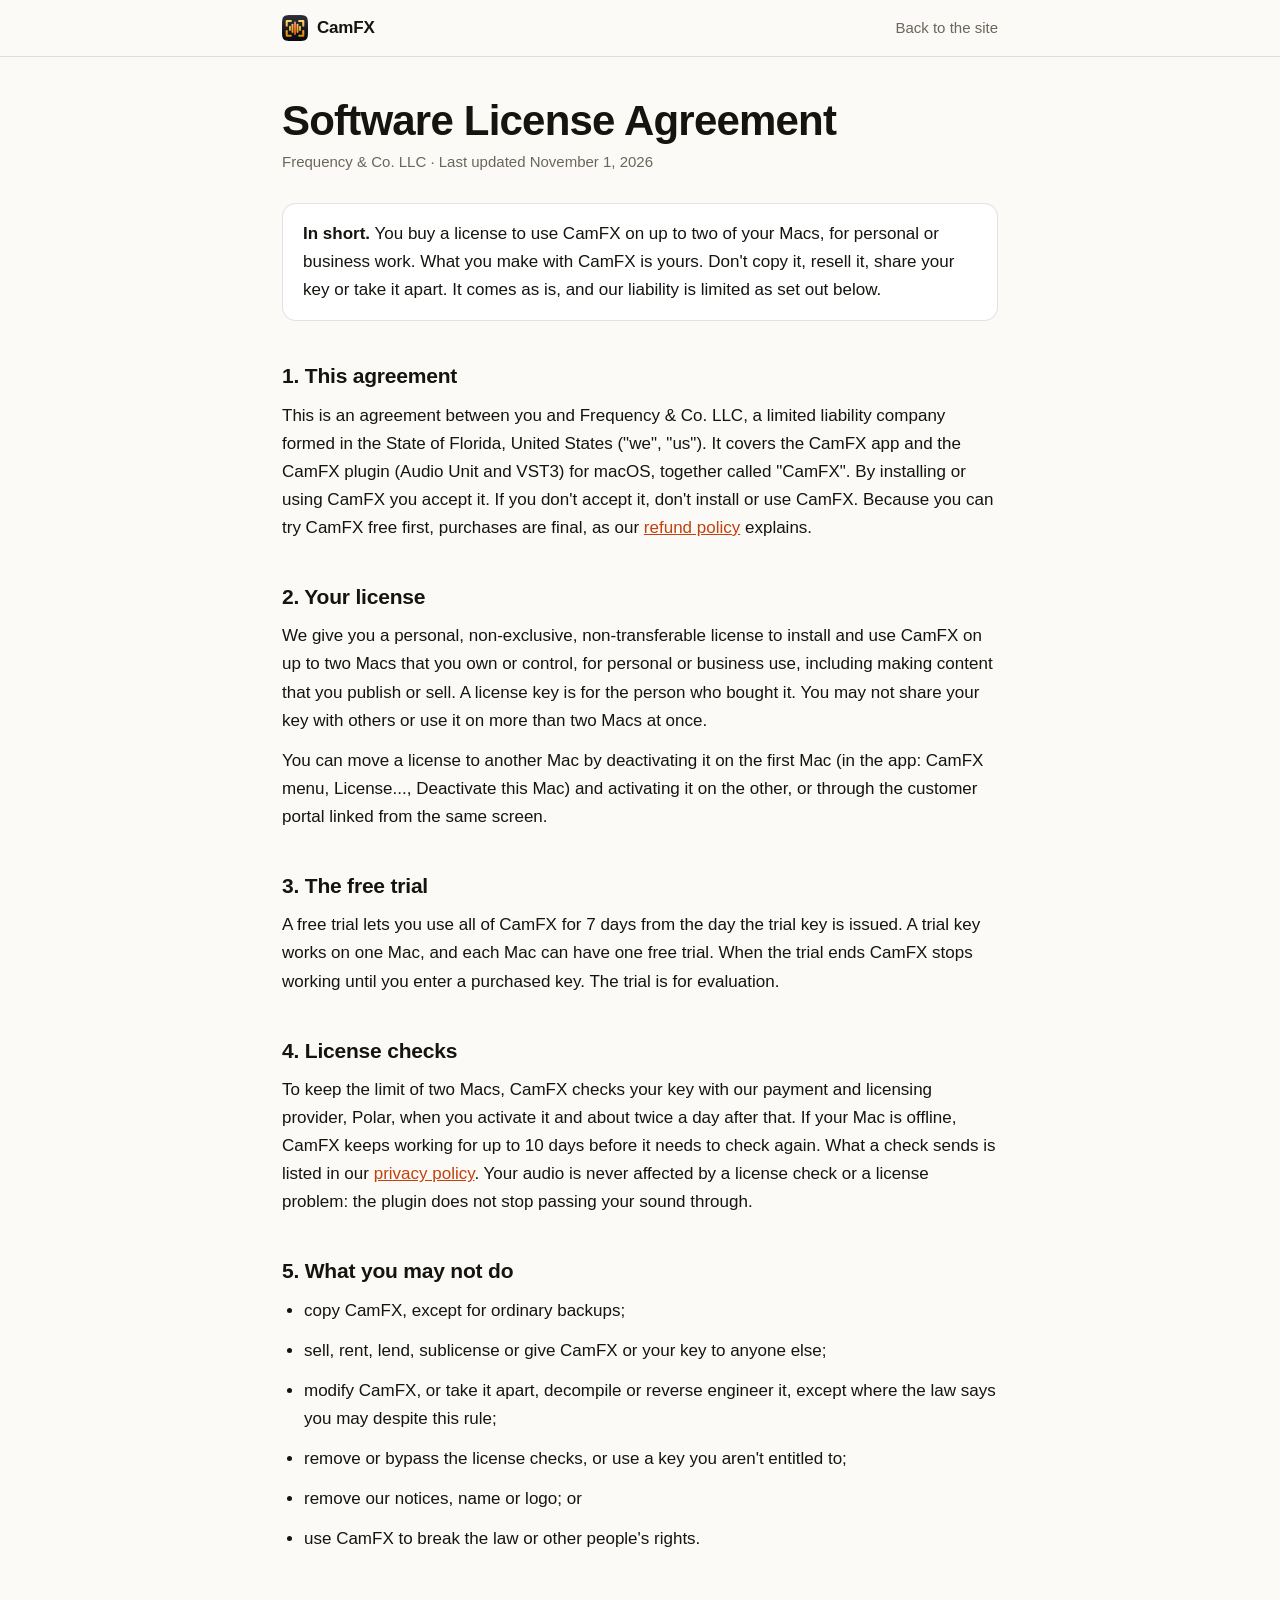
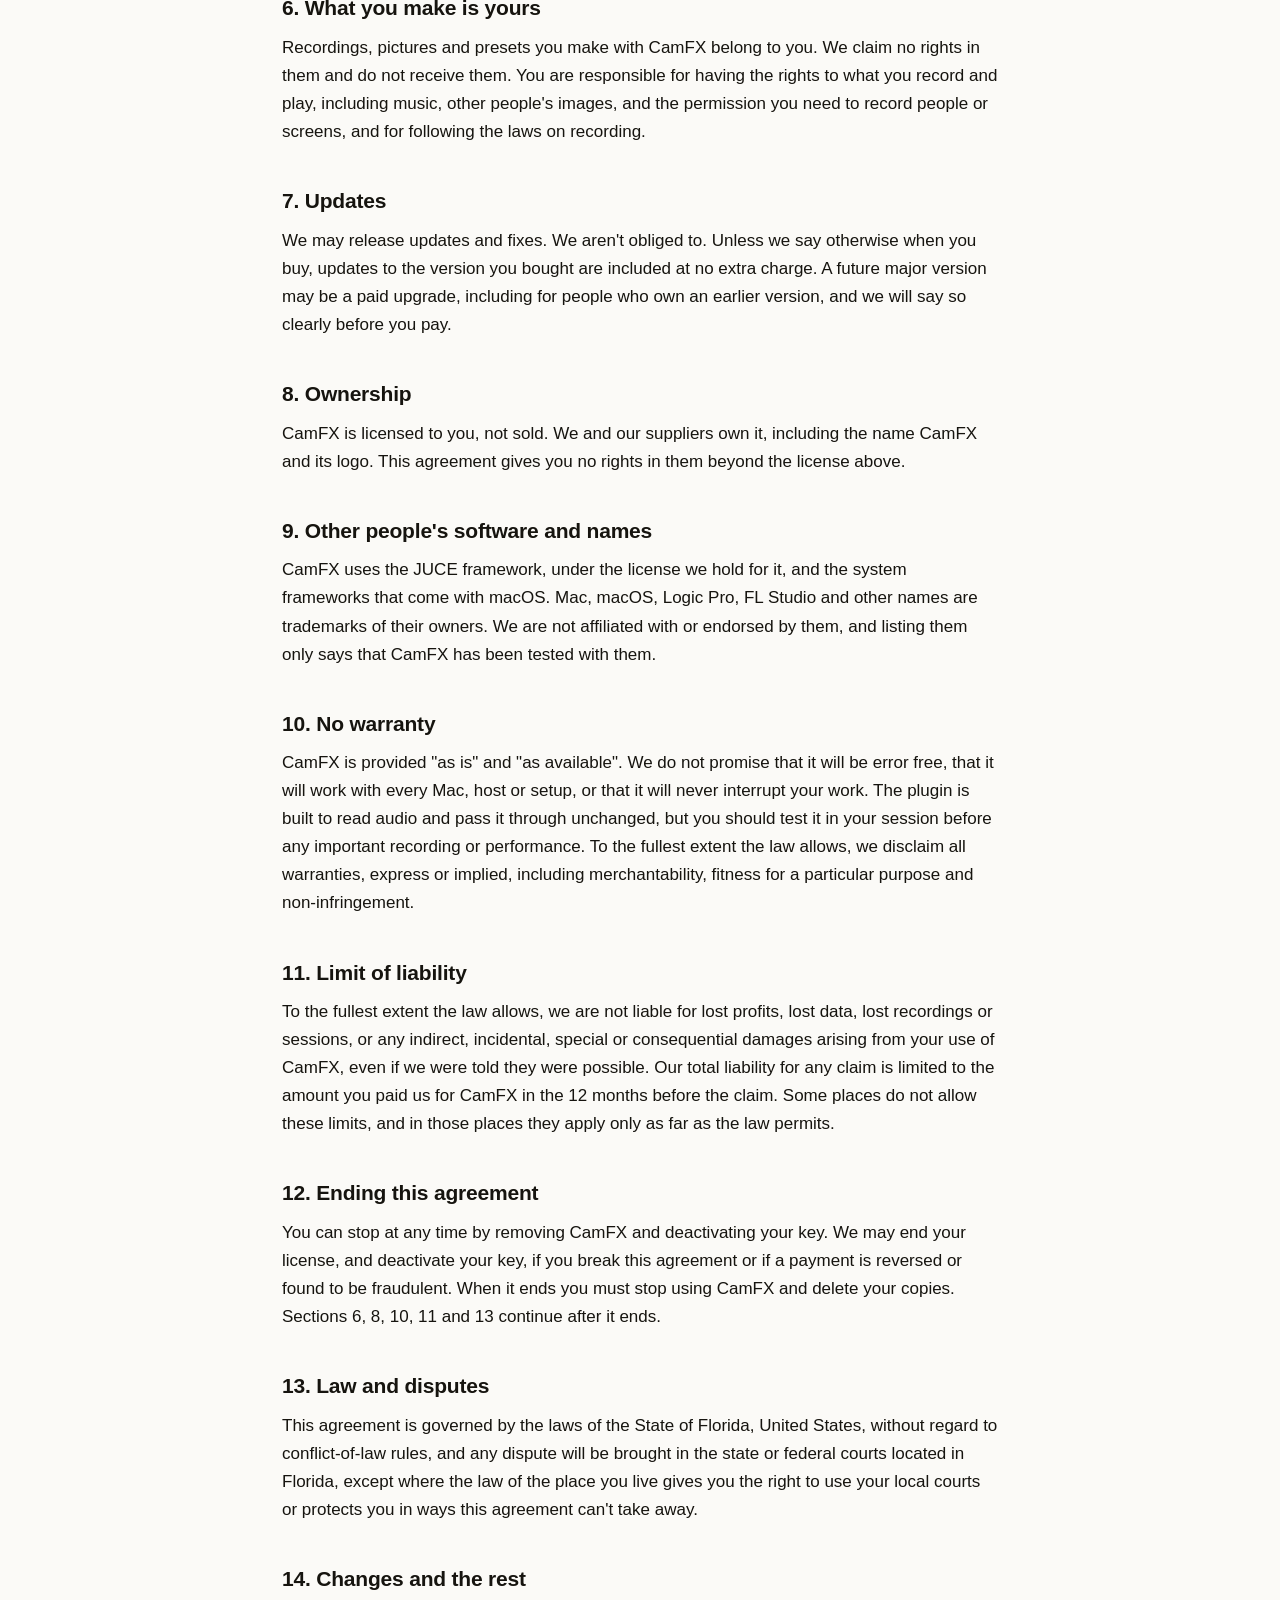
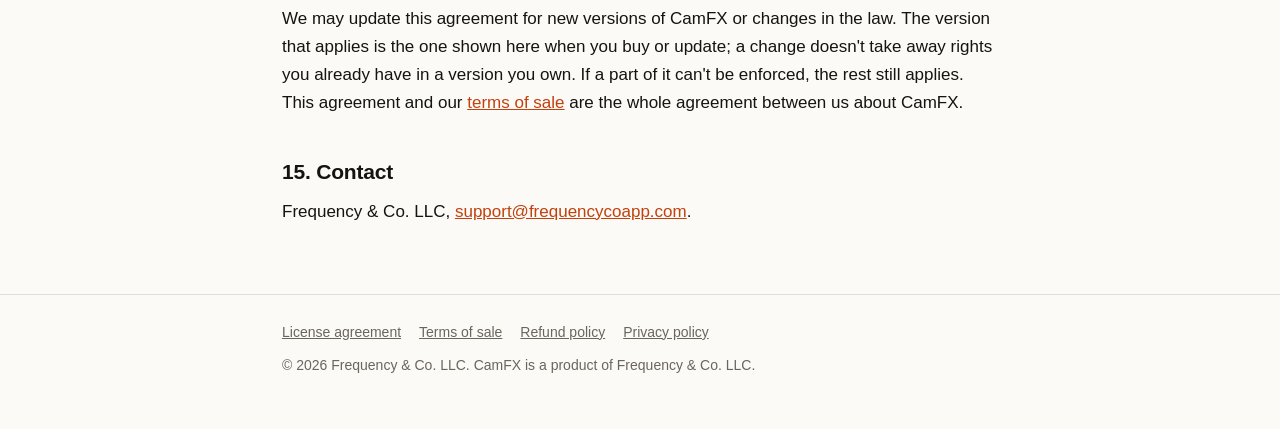
<file: eula.html>
<!doctype html>
<html lang="en">
<head>
<meta charset="utf-8">
<meta name="viewport" content="width=device-width, initial-scale=1">
<title>Software License Agreement | CamFX by Frequency &amp; Co.</title>
<meta name="robots" content="index,follow">
<link rel="icon" href="favicon.svg" type="image/svg+xml">
<link rel="icon" href="favicon.ico" sizes="any">
<link rel="apple-touch-icon" href="apple-touch-icon.png">
<link rel="stylesheet" href="legal.css">
</head>
<body>
<header class="bar"><div class="in"><a class="logo" href="./"><img src="favicon.svg" alt="" width="26" height="26">CamFX</a><a class="back" href="./">Back to the site</a></div></header>
<main>

<h1>Software License Agreement</h1>
<p class="meta">Frequency &amp; Co. LLC &middot; Last updated November 1, 2026</p>

<div class="summary"><p><b>In short.</b> You buy a license to use CamFX on up to two of your Macs, for personal or business work. What you make with CamFX is yours. Don't copy it, resell it, share your key or take it apart. It comes as is, and our liability is limited as set out below.</p></div>

<h2>1. This agreement</h2>
<p>This is an agreement between you and Frequency &amp; Co. LLC, a limited liability company formed in the State of Florida, United States ("we", "us"). It covers the CamFX app and the CamFX plugin (Audio Unit and VST3) for macOS, together called "CamFX". By installing or using CamFX you accept it. If you don't accept it, don't install or use CamFX. Because you can try CamFX free first, purchases are final, as our <a href="refund.html">refund policy</a> explains.</p>

<h2>2. Your license</h2>
<p>We give you a personal, non-exclusive, non-transferable license to install and use CamFX on up to two Macs that you own or control, for personal or business use, including making content that you publish or sell. A license key is for the person who bought it. You may not share your key with others or use it on more than two Macs at once.</p>
<p>You can move a license to another Mac by deactivating it on the first Mac (in the app: CamFX menu, License..., Deactivate this Mac) and activating it on the other, or through the customer portal linked from the same screen.</p>

<h2>3. The free trial</h2>
<p>A free trial lets you use all of CamFX for 7 days from the day the trial key is issued. A trial key works on one Mac, and each Mac can have one free trial. When the trial ends CamFX stops working until you enter a purchased key. The trial is for evaluation.</p>

<h2>4. License checks</h2>
<p>To keep the limit of two Macs, CamFX checks your key with our payment and licensing provider, Polar, when you activate it and about twice a day after that. If your Mac is offline, CamFX keeps working for up to 10 days before it needs to check again. What a check sends is listed in our <a href="privacy.html">privacy policy</a>. Your audio is never affected by a license check or a license problem: the plugin does not stop passing your sound through.</p>

<h2>5. What you may not do</h2>
<ul>
<li>copy CamFX, except for ordinary backups;</li>
<li>sell, rent, lend, sublicense or give CamFX or your key to anyone else;</li>
<li>modify CamFX, or take it apart, decompile or reverse engineer it, except where the law says you may despite this rule;</li>
<li>remove or bypass the license checks, or use a key you aren't entitled to;</li>
<li>remove our notices, name or logo; or</li>
<li>use CamFX to break the law or other people's rights.</li>
</ul>

<h2>6. What you make is yours</h2>
<p>Recordings, pictures and presets you make with CamFX belong to you. We claim no rights in them and do not receive them. You are responsible for having the rights to what you record and play, including music, other people's images, and the permission you need to record people or screens, and for following the laws on recording.</p>

<h2>7. Updates</h2>
<p>We may release updates and fixes. We aren't obliged to. Unless we say otherwise when you buy, updates to the version you bought are included at no extra charge. A future major version may be a paid upgrade, including for people who own an earlier version, and we will say so clearly before you pay.</p>

<h2>8. Ownership</h2>
<p>CamFX is licensed to you, not sold. We and our suppliers own it, including the name CamFX and its logo. This agreement gives you no rights in them beyond the license above.</p>

<h2>9. Other people's software and names</h2>
<p>CamFX uses the JUCE framework, under the license we hold for it, and the system frameworks that come with macOS. Mac, macOS, Logic Pro, FL Studio and other names are trademarks of their owners. We are not affiliated with or endorsed by them, and listing them only says that CamFX has been tested with them.</p>

<h2>10. No warranty</h2>
<p>CamFX is provided "as is" and "as available". We do not promise that it will be error free, that it will work with every Mac, host or setup, or that it will never interrupt your work. The plugin is built to read audio and pass it through unchanged, but you should test it in your session before any important recording or performance. To the fullest extent the law allows, we disclaim all warranties, express or implied, including merchantability, fitness for a particular purpose and non-infringement.</p>

<h2>11. Limit of liability</h2>
<p>To the fullest extent the law allows, we are not liable for lost profits, lost data, lost recordings or sessions, or any indirect, incidental, special or consequential damages arising from your use of CamFX, even if we were told they were possible. Our total liability for any claim is limited to the amount you paid us for CamFX in the 12 months before the claim. Some places do not allow these limits, and in those places they apply only as far as the law permits.</p>

<h2>12. Ending this agreement</h2>
<p>You can stop at any time by removing CamFX and deactivating your key. We may end your license, and deactivate your key, if you break this agreement or if a payment is reversed or found to be fraudulent. When it ends you must stop using CamFX and delete your copies. Sections 6, 8, 10, 11 and 13 continue after it ends.</p>

<h2>13. Law and disputes</h2>
<p>This agreement is governed by the laws of the State of Florida, United States, without regard to conflict-of-law rules, and any dispute will be brought in the state or federal courts located in Florida, except where the law of the place you live gives you the right to use your local courts or protects you in ways this agreement can't take away.</p>

<h2>14. Changes and the rest</h2>
<p>We may update this agreement for new versions of CamFX or changes in the law. The version that applies is the one shown here when you buy or update; a change doesn't take away rights you already have in a version you own. If a part of it can't be enforced, the rest still applies. This agreement and our <a href="terms.html">terms of sale</a> are the whole agreement between us about CamFX.</p>

<h2>15. Contact</h2>
<p>Frequency &amp; Co. LLC, <a href="mailto:support@frequencycoapp.com">support@frequencycoapp.com</a>.</p>

</main>
<footer><div class="in"><div class="links"><a href="eula.html">License agreement</a><a href="terms.html">Terms of sale</a><a href="refund.html">Refund policy</a><a href="privacy.html">Privacy policy</a></div><p>&copy; 2026 Frequency &amp; Co. LLC. CamFX is a product of Frequency &amp; Co. LLC.</p></div></footer>
</body>
</html>
</file>
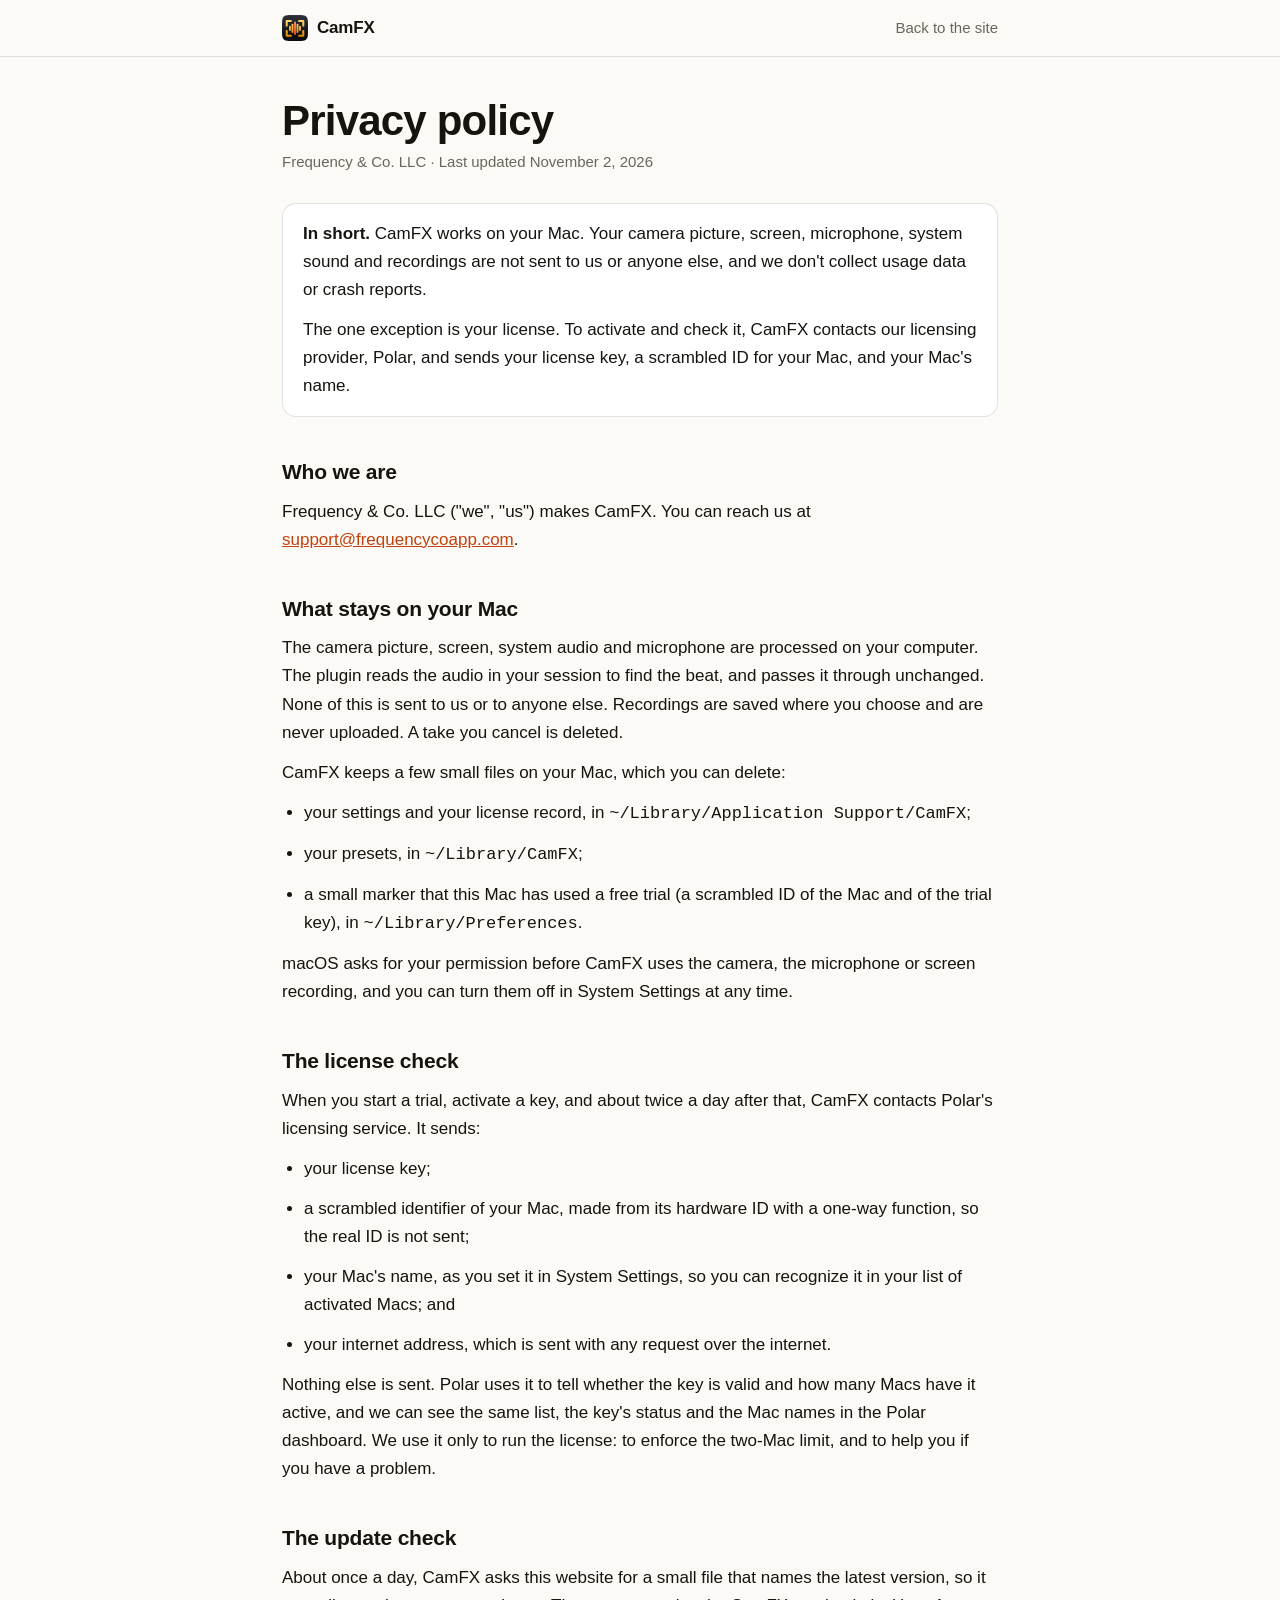
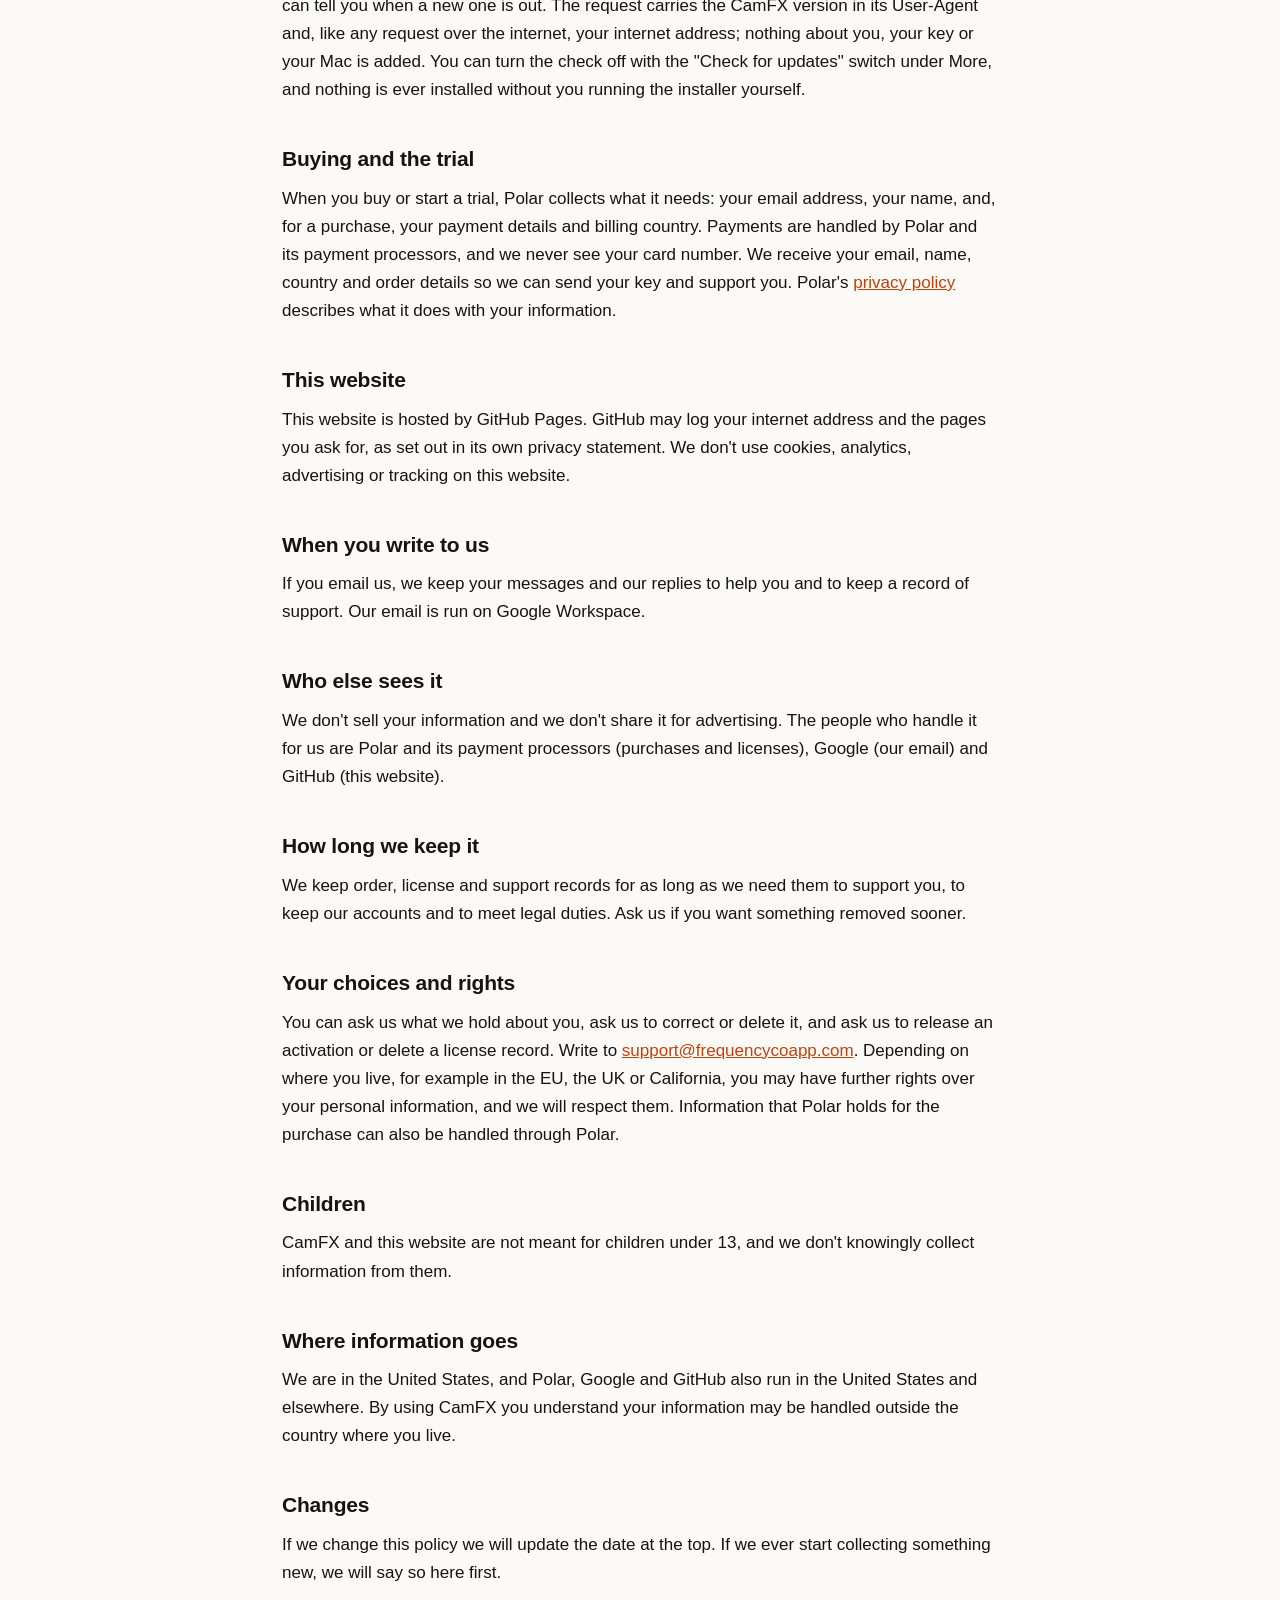
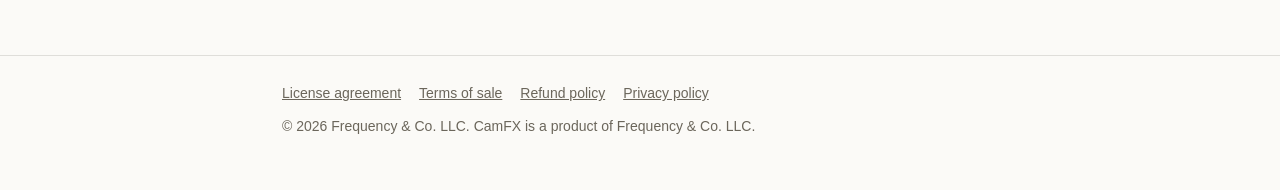
<file: privacy.html>
<!doctype html>
<html lang="en">
<head>
<meta charset="utf-8">
<meta name="viewport" content="width=device-width, initial-scale=1">
<title>Privacy policy | CamFX by Frequency &amp; Co.</title>
<meta name="robots" content="index,follow">
<link rel="icon" href="favicon.svg" type="image/svg+xml">
<link rel="icon" href="favicon.ico" sizes="any">
<link rel="apple-touch-icon" href="apple-touch-icon.png">
<link rel="stylesheet" href="legal.css">
</head>
<body>
<header class="bar"><div class="in"><a class="logo" href="./"><img src="favicon.svg" alt="" width="26" height="26">CamFX</a><a class="back" href="./">Back to the site</a></div></header>
<main>

<h1>Privacy policy</h1>
<p class="meta">Frequency &amp; Co. LLC &middot; Last updated November 2, 2026</p>

<div class="summary">
<p><b>In short.</b> CamFX works on your Mac. Your camera picture, screen, microphone, system sound and recordings are not sent to us or anyone else, and we don't collect usage data or crash reports.</p>
<p>The one exception is your license. To activate and check it, CamFX contacts our licensing provider, Polar, and sends your license key, a scrambled ID for your Mac, and your Mac's name.</p>
</div>

<h2>Who we are</h2>
<p>Frequency &amp; Co. LLC ("we", "us") makes CamFX. You can reach us at <a href="mailto:support@frequencycoapp.com">support@frequencycoapp.com</a>.</p>

<h2>What stays on your Mac</h2>
<p>The camera picture, screen, system audio and microphone are processed on your computer. The plugin reads the audio in your session to find the beat, and passes it through unchanged. None of this is sent to us or to anyone else. Recordings are saved where you choose and are never uploaded. A take you cancel is deleted.</p>
<p>CamFX keeps a few small files on your Mac, which you can delete:</p>
<ul>
<li>your settings and your license record, in <code>~/Library/Application Support/CamFX</code>;</li>
<li>your presets, in <code>~/Library/CamFX</code>;</li>
<li>a small marker that this Mac has used a free trial (a scrambled ID of the Mac and of the trial key), in <code>~/Library/Preferences</code>.</li>
</ul>
<p>macOS asks for your permission before CamFX uses the camera, the microphone or screen recording, and you can turn them off in System Settings at any time.</p>

<h2>The license check</h2>
<p>When you start a trial, activate a key, and about twice a day after that, CamFX contacts Polar's licensing service. It sends:</p>
<ul>
<li>your license key;</li>
<li>a scrambled identifier of your Mac, made from its hardware ID with a one-way function, so the real ID is not sent;</li>
<li>your Mac's name, as you set it in System Settings, so you can recognize it in your list of activated Macs; and</li>
<li>your internet address, which is sent with any request over the internet.</li>
</ul>
<p>Nothing else is sent. Polar uses it to tell whether the key is valid and how many Macs have it active, and we can see the same list, the key's status and the Mac names in the Polar dashboard. We use it only to run the license: to enforce the two-Mac limit, and to help you if you have a problem.</p>

<h2>The update check</h2>
<p>About once a day, CamFX asks this website for a small file that names the latest version, so it can tell you when a new one is out. The request carries the CamFX version in its User-Agent and, like any request over the internet, your internet address; nothing about you, your key or your Mac is added. You can turn the check off with the "Check for updates" switch under More, and nothing is ever installed without you running the installer yourself.</p>

<h2>Buying and the trial</h2>
<p>When you buy or start a trial, Polar collects what it needs: your email address, your name, and, for a purchase, your payment details and billing country. Payments are handled by Polar and its payment processors, and we never see your card number. We receive your email, name, country and order details so we can send your key and support you. Polar's <a href="https://polar.sh/legal/privacy">privacy policy</a> describes what it does with your information.</p>

<h2>This website</h2>
<p>This website is hosted by GitHub Pages. GitHub may log your internet address and the pages you ask for, as set out in its own privacy statement. We don't use cookies, analytics, advertising or tracking on this website.</p>

<h2>When you write to us</h2>
<p>If you email us, we keep your messages and our replies to help you and to keep a record of support. Our email is run on Google Workspace.</p>

<h2>Who else sees it</h2>
<p>We don't sell your information and we don't share it for advertising. The people who handle it for us are Polar and its payment processors (purchases and licenses), Google (our email) and GitHub (this website).</p>

<h2>How long we keep it</h2>
<p>We keep order, license and support records for as long as we need them to support you, to keep our accounts and to meet legal duties. Ask us if you want something removed sooner.</p>

<h2>Your choices and rights</h2>
<p>You can ask us what we hold about you, ask us to correct or delete it, and ask us to release an activation or delete a license record. Write to <a href="mailto:support@frequencycoapp.com">support@frequencycoapp.com</a>. Depending on where you live, for example in the EU, the UK or California, you may have further rights over your personal information, and we will respect them. Information that Polar holds for the purchase can also be handled through Polar.</p>

<h2>Children</h2>
<p>CamFX and this website are not meant for children under 13, and we don't knowingly collect information from them.</p>

<h2>Where information goes</h2>
<p>We are in the United States, and Polar, Google and GitHub also run in the United States and elsewhere. By using CamFX you understand your information may be handled outside the country where you live.</p>

<h2>Changes</h2>
<p>If we change this policy we will update the date at the top. If we ever start collecting something new, we will say so here first.</p>

</main>
<footer><div class="in"><div class="links"><a href="eula.html">License agreement</a><a href="terms.html">Terms of sale</a><a href="refund.html">Refund policy</a><a href="privacy.html">Privacy policy</a></div><p>&copy; 2026 Frequency &amp; Co. LLC. CamFX is a product of Frequency &amp; Co. LLC.</p></div></footer>
</body>
</html>
</file>
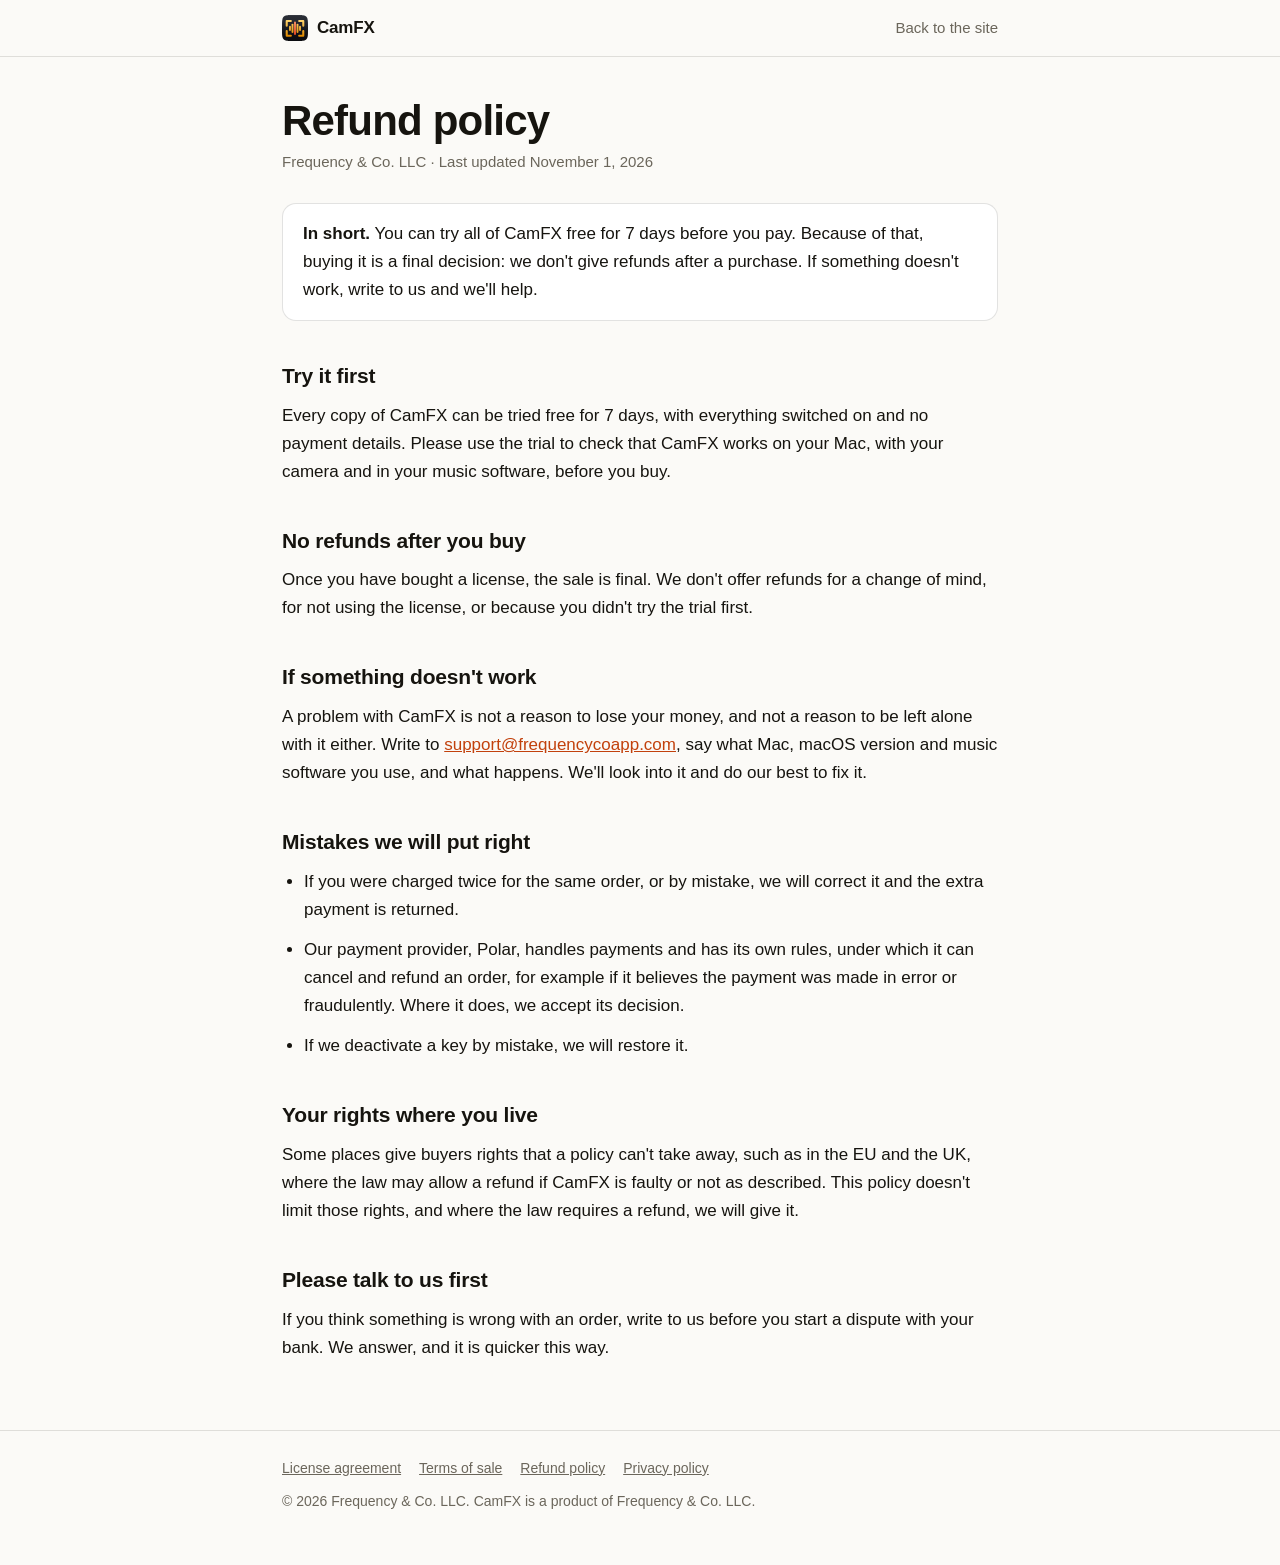
<file: refund.html>
<!doctype html>
<html lang="en">
<head>
<meta charset="utf-8">
<meta name="viewport" content="width=device-width, initial-scale=1">
<title>Refund policy | CamFX by Frequency &amp; Co.</title>
<meta name="robots" content="index,follow">
<link rel="icon" href="favicon.svg" type="image/svg+xml">
<link rel="icon" href="favicon.ico" sizes="any">
<link rel="apple-touch-icon" href="apple-touch-icon.png">
<link rel="stylesheet" href="legal.css">
</head>
<body>
<header class="bar"><div class="in"><a class="logo" href="./"><img src="favicon.svg" alt="" width="26" height="26">CamFX</a><a class="back" href="./">Back to the site</a></div></header>
<main>

<h1>Refund policy</h1>
<p class="meta">Frequency &amp; Co. LLC &middot; Last updated November 1, 2026</p>

<div class="summary"><p><b>In short.</b> You can try all of CamFX free for 7 days before you pay. Because of that, buying it is a final decision: we don't give refunds after a purchase. If something doesn't work, write to us and we'll help.</p></div>

<h2>Try it first</h2>
<p>Every copy of CamFX can be tried free for 7 days, with everything switched on and no payment details. Please use the trial to check that CamFX works on your Mac, with your camera and in your music software, before you buy.</p>

<h2>No refunds after you buy</h2>
<p>Once you have bought a license, the sale is final. We don't offer refunds for a change of mind, for not using the license, or because you didn't try the trial first.</p>

<h2>If something doesn't work</h2>
<p>A problem with CamFX is not a reason to lose your money, and not a reason to be left alone with it either. Write to <a href="mailto:support@frequencycoapp.com">support@frequencycoapp.com</a>, say what Mac, macOS version and music software you use, and what happens. We'll look into it and do our best to fix it.</p>

<h2>Mistakes we will put right</h2>
<ul>
<li>If you were charged twice for the same order, or by mistake, we will correct it and the extra payment is returned.</li>
<li>Our payment provider, Polar, handles payments and has its own rules, under which it can cancel and refund an order, for example if it believes the payment was made in error or fraudulently. Where it does, we accept its decision.</li>
<li>If we deactivate a key by mistake, we will restore it.</li>
</ul>

<h2>Your rights where you live</h2>
<p>Some places give buyers rights that a policy can't take away, such as in the EU and the UK, where the law may allow a refund if CamFX is faulty or not as described. This policy doesn't limit those rights, and where the law requires a refund, we will give it.</p>

<h2>Please talk to us first</h2>
<p>If you think something is wrong with an order, write to us before you start a dispute with your bank. We answer, and it is quicker this way.</p>

</main>
<footer><div class="in"><div class="links"><a href="eula.html">License agreement</a><a href="terms.html">Terms of sale</a><a href="refund.html">Refund policy</a><a href="privacy.html">Privacy policy</a></div><p>&copy; 2026 Frequency &amp; Co. LLC. CamFX is a product of Frequency &amp; Co. LLC.</p></div></footer>
</body>
</html>
</file>
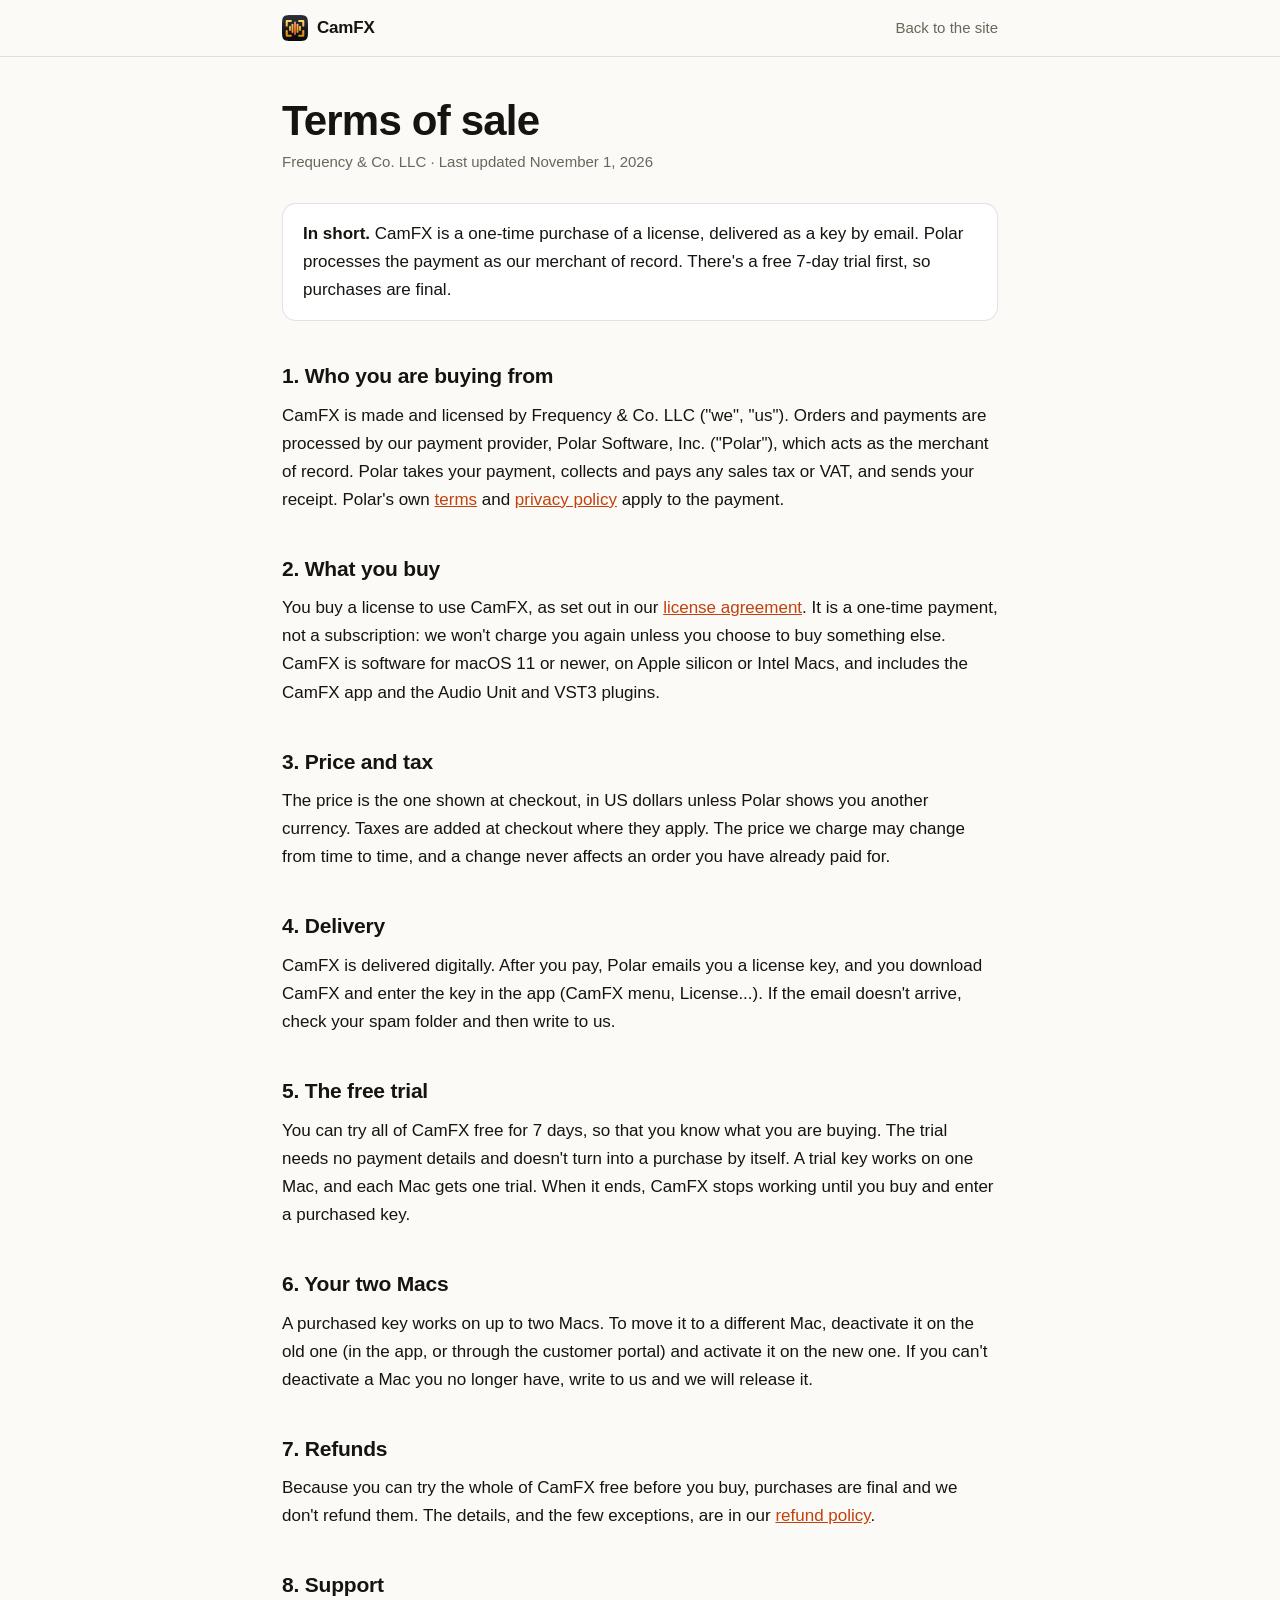
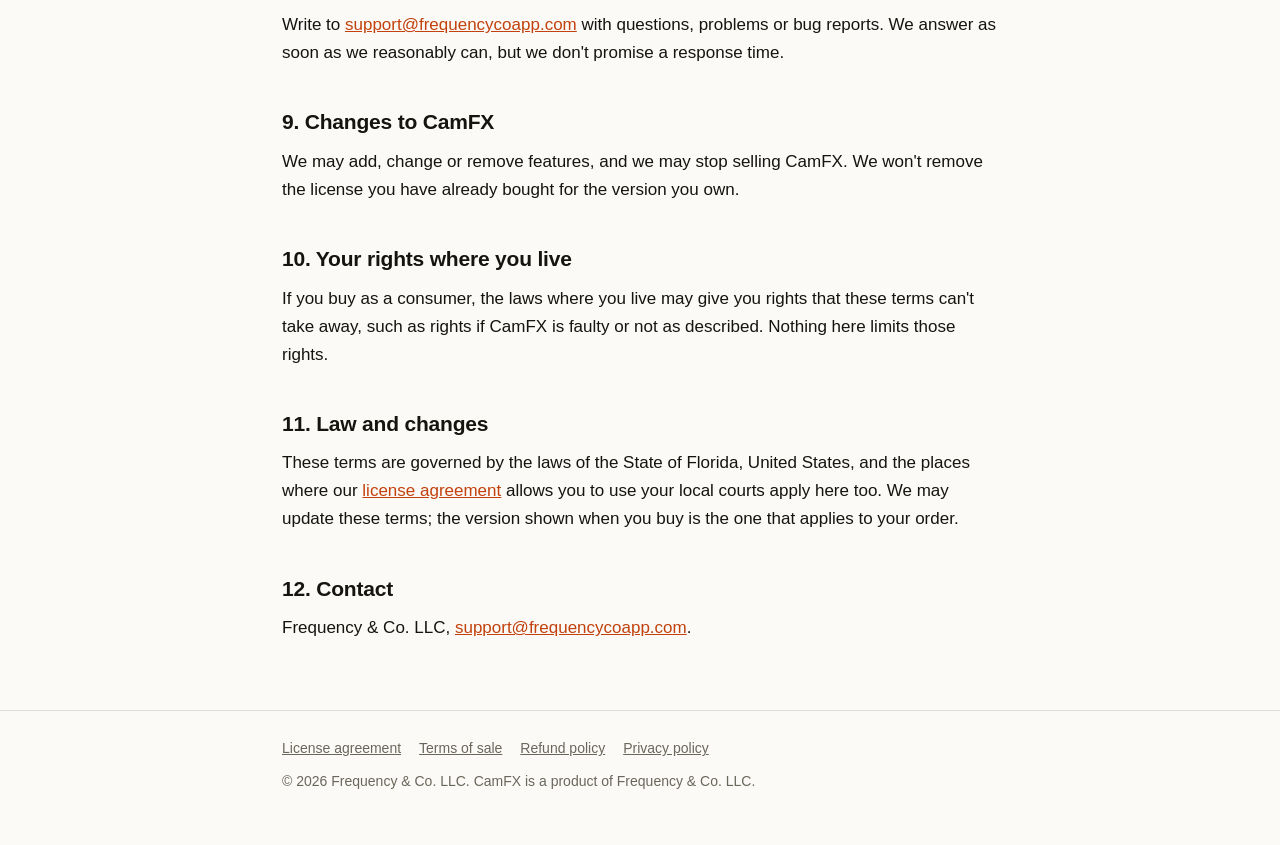
<file: terms.html>
<!doctype html>
<html lang="en">
<head>
<meta charset="utf-8">
<meta name="viewport" content="width=device-width, initial-scale=1">
<title>Terms of sale | CamFX by Frequency &amp; Co.</title>
<meta name="robots" content="index,follow">
<link rel="icon" href="favicon.svg" type="image/svg+xml">
<link rel="icon" href="favicon.ico" sizes="any">
<link rel="apple-touch-icon" href="apple-touch-icon.png">
<link rel="stylesheet" href="legal.css">
</head>
<body>
<header class="bar"><div class="in"><a class="logo" href="./"><img src="favicon.svg" alt="" width="26" height="26">CamFX</a><a class="back" href="./">Back to the site</a></div></header>
<main>

<h1>Terms of sale</h1>
<p class="meta">Frequency &amp; Co. LLC &middot; Last updated November 1, 2026</p>

<div class="summary"><p><b>In short.</b> CamFX is a one-time purchase of a license, delivered as a key by email. Polar processes the payment as our merchant of record. There's a free 7-day trial first, so purchases are final.</p></div>

<h2>1. Who you are buying from</h2>
<p>CamFX is made and licensed by Frequency &amp; Co. LLC ("we", "us"). Orders and payments are processed by our payment provider, Polar Software, Inc. ("Polar"), which acts as the merchant of record. Polar takes your payment, collects and pays any sales tax or VAT, and sends your receipt. Polar's own <a href="https://polar.sh/legal/terms">terms</a> and <a href="https://polar.sh/legal/privacy">privacy policy</a> apply to the payment.</p>

<h2>2. What you buy</h2>
<p>You buy a license to use CamFX, as set out in our <a href="eula.html">license agreement</a>. It is a one-time payment, not a subscription: we won't charge you again unless you choose to buy something else. CamFX is software for macOS 11 or newer, on Apple silicon or Intel Macs, and includes the CamFX app and the Audio Unit and VST3 plugins.</p>

<h2>3. Price and tax</h2>
<p>The price is the one shown at checkout, in US dollars unless Polar shows you another currency. Taxes are added at checkout where they apply. The price we charge may change from time to time, and a change never affects an order you have already paid for.</p>

<h2>4. Delivery</h2>
<p>CamFX is delivered digitally. After you pay, Polar emails you a license key, and you download CamFX and enter the key in the app (CamFX menu, License...). If the email doesn't arrive, check your spam folder and then write to us.</p>

<h2>5. The free trial</h2>
<p>You can try all of CamFX free for 7 days, so that you know what you are buying. The trial needs no payment details and doesn't turn into a purchase by itself. A trial key works on one Mac, and each Mac gets one trial. When it ends, CamFX stops working until you buy and enter a purchased key.</p>

<h2>6. Your two Macs</h2>
<p>A purchased key works on up to two Macs. To move it to a different Mac, deactivate it on the old one (in the app, or through the customer portal) and activate it on the new one. If you can't deactivate a Mac you no longer have, write to us and we will release it.</p>

<h2>7. Refunds</h2>
<p>Because you can try the whole of CamFX free before you buy, purchases are final and we don't refund them. The details, and the few exceptions, are in our <a href="refund.html">refund policy</a>.</p>

<h2>8. Support</h2>
<p>Write to <a href="mailto:support@frequencycoapp.com">support@frequencycoapp.com</a> with questions, problems or bug reports. We answer as soon as we reasonably can, but we don't promise a response time.</p>

<h2>9. Changes to CamFX</h2>
<p>We may add, change or remove features, and we may stop selling CamFX. We won't remove the license you have already bought for the version you own.</p>

<h2>10. Your rights where you live</h2>
<p>If you buy as a consumer, the laws where you live may give you rights that these terms can't take away, such as rights if CamFX is faulty or not as described. Nothing here limits those rights.</p>

<h2>11. Law and changes</h2>
<p>These terms are governed by the laws of the State of Florida, United States, and the places where our <a href="eula.html">license agreement</a> allows you to use your local courts apply here too. We may update these terms; the version shown when you buy is the one that applies to your order.</p>

<h2>12. Contact</h2>
<p>Frequency &amp; Co. LLC, <a href="mailto:support@frequencycoapp.com">support@frequencycoapp.com</a>.</p>

</main>
<footer><div class="in"><div class="links"><a href="eula.html">License agreement</a><a href="terms.html">Terms of sale</a><a href="refund.html">Refund policy</a><a href="privacy.html">Privacy policy</a></div><p>&copy; 2026 Frequency &amp; Co. LLC. CamFX is a product of Frequency &amp; Co. LLC.</p></div></footer>
</body>
</html>
</file>
<file: legal.css>
:root{--bg:#fbfaf7;--text:#16140f;--muted:#6b665b;--line:rgba(22,20,15,.12);--accent:#c2410c;--card:#fff;--mark:#fff3b0}
@media (prefers-color-scheme:dark){:root{--bg:#0b0c10;--text:#f4f1ea;--muted:#9b9fa8;--line:rgba(244,241,234,.14);--accent:#f2a516;--card:#161920;--mark:#5a4a00}}
*{box-sizing:border-box}
body{margin:0;background:var(--bg);color:var(--text);font:17px/1.65 -apple-system,BlinkMacSystemFont,"SF Pro Text","Helvetica Neue",Arial,sans-serif;-webkit-font-smoothing:antialiased}
a{color:var(--accent)}
header.bar{border-bottom:1px solid var(--line)}
header.bar .in,main,footer .in{max-width:760px;margin:0 auto;padding:0 22px}
header.bar .in{display:flex;align-items:center;justify-content:space-between;height:56px}
.logo{display:inline-flex;align-items:center;gap:9px;font-weight:650;text-decoration:none;color:var(--text);letter-spacing:-.2px}
.logo img{width:26px;height:26px;display:block}
header.bar a.back{color:var(--muted);text-decoration:none;font-size:15px}
main{padding-top:40px;padding-bottom:56px}
h1{font-size:clamp(30px,5vw,42px);line-height:1.12;letter-spacing:-.8px;margin:0 0 6px}
h2{font-size:21px;margin:38px 0 8px;letter-spacing:-.2px}
p,li{margin:0 0 12px}
ul{padding-left:22px;margin:0 0 12px}
.meta{color:var(--muted);font-size:15px;margin-bottom:28px}
.summary{background:var(--card);border:1px solid var(--line);border-radius:14px;padding:16px 20px;margin:0 0 26px}
.summary p:last-child,.summary ul:last-child{margin-bottom:0}
.draft{background:#ffe1d6;color:#5b1d08;border-radius:10px;padding:10px 14px;font-size:15px;margin:0 0 24px}
mark.todo{background:var(--mark);color:inherit;padding:1px 4px;border-radius:4px}
footer{border-top:1px solid var(--line);padding:26px 0 40px;color:var(--muted);font-size:14px}
footer a{color:var(--muted)}
footer .links{display:flex;flex-wrap:wrap;gap:6px 18px;margin-bottom:10px}
</file>
